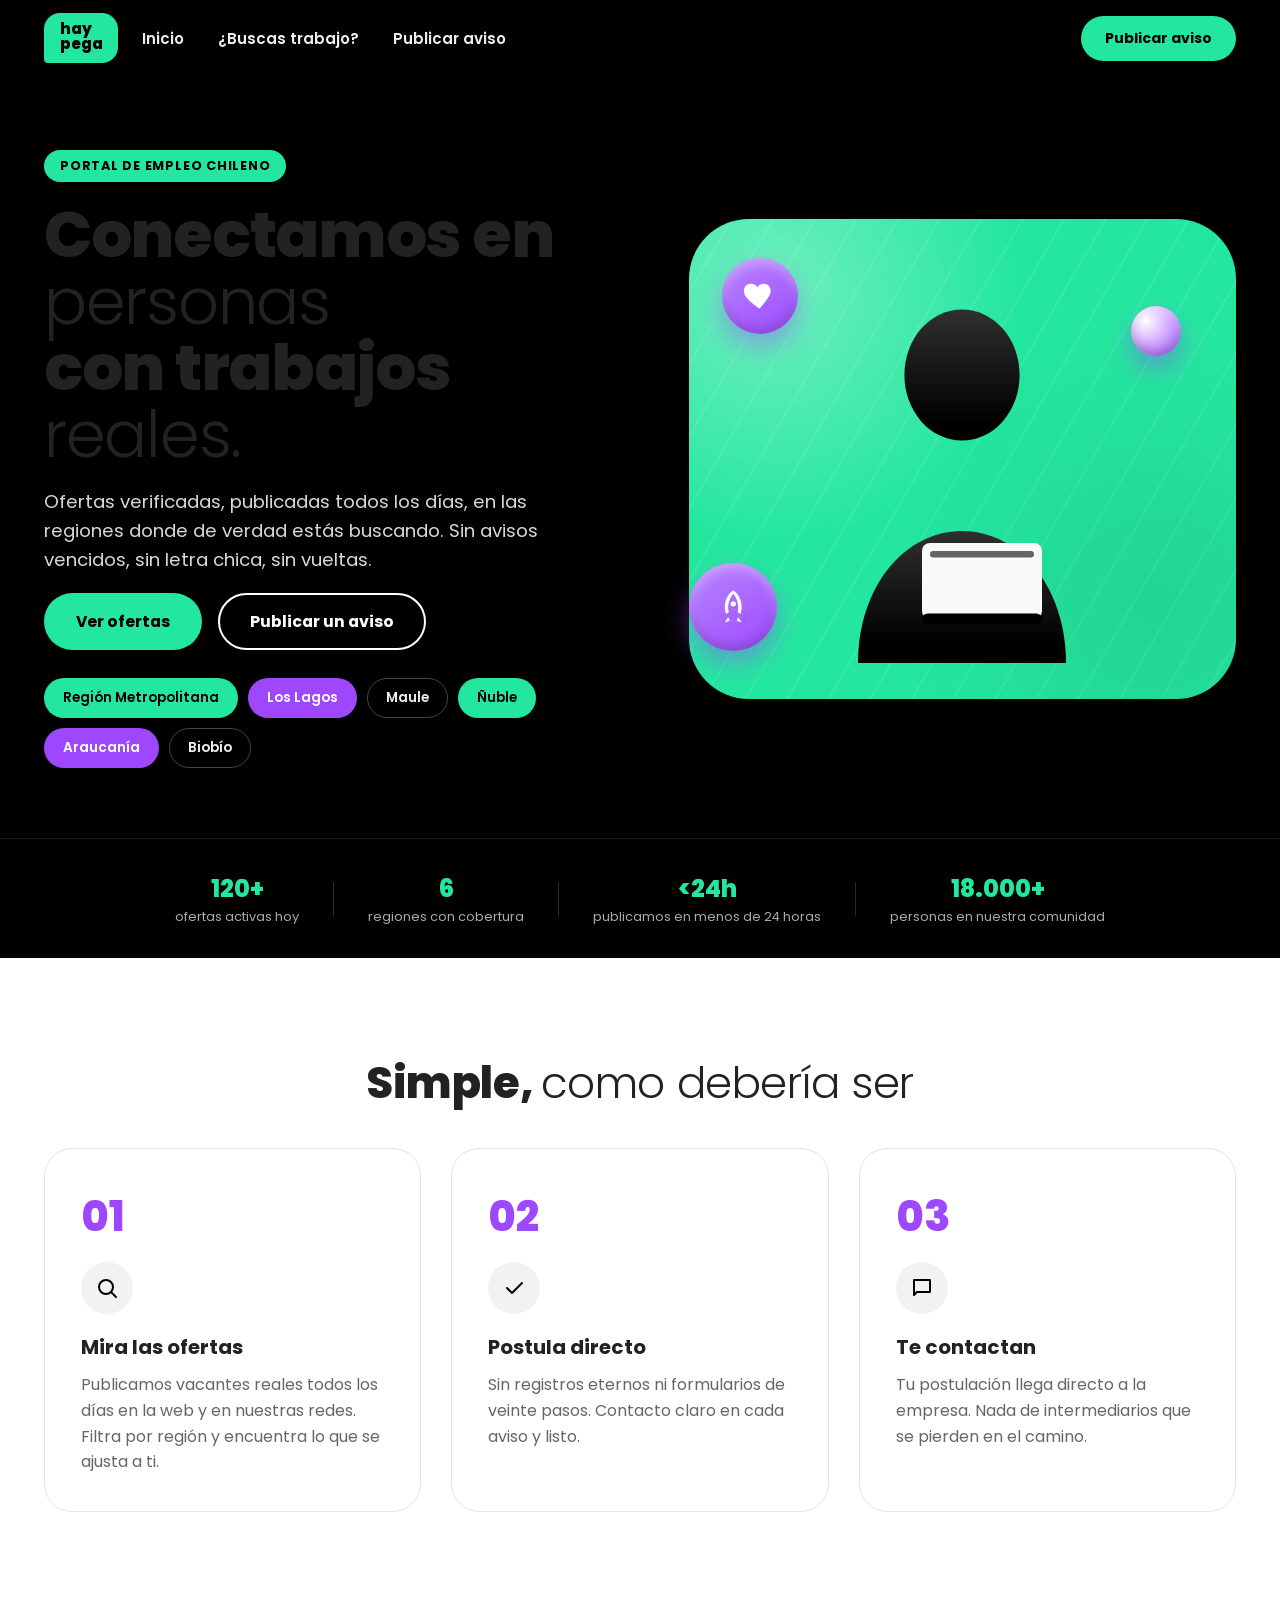
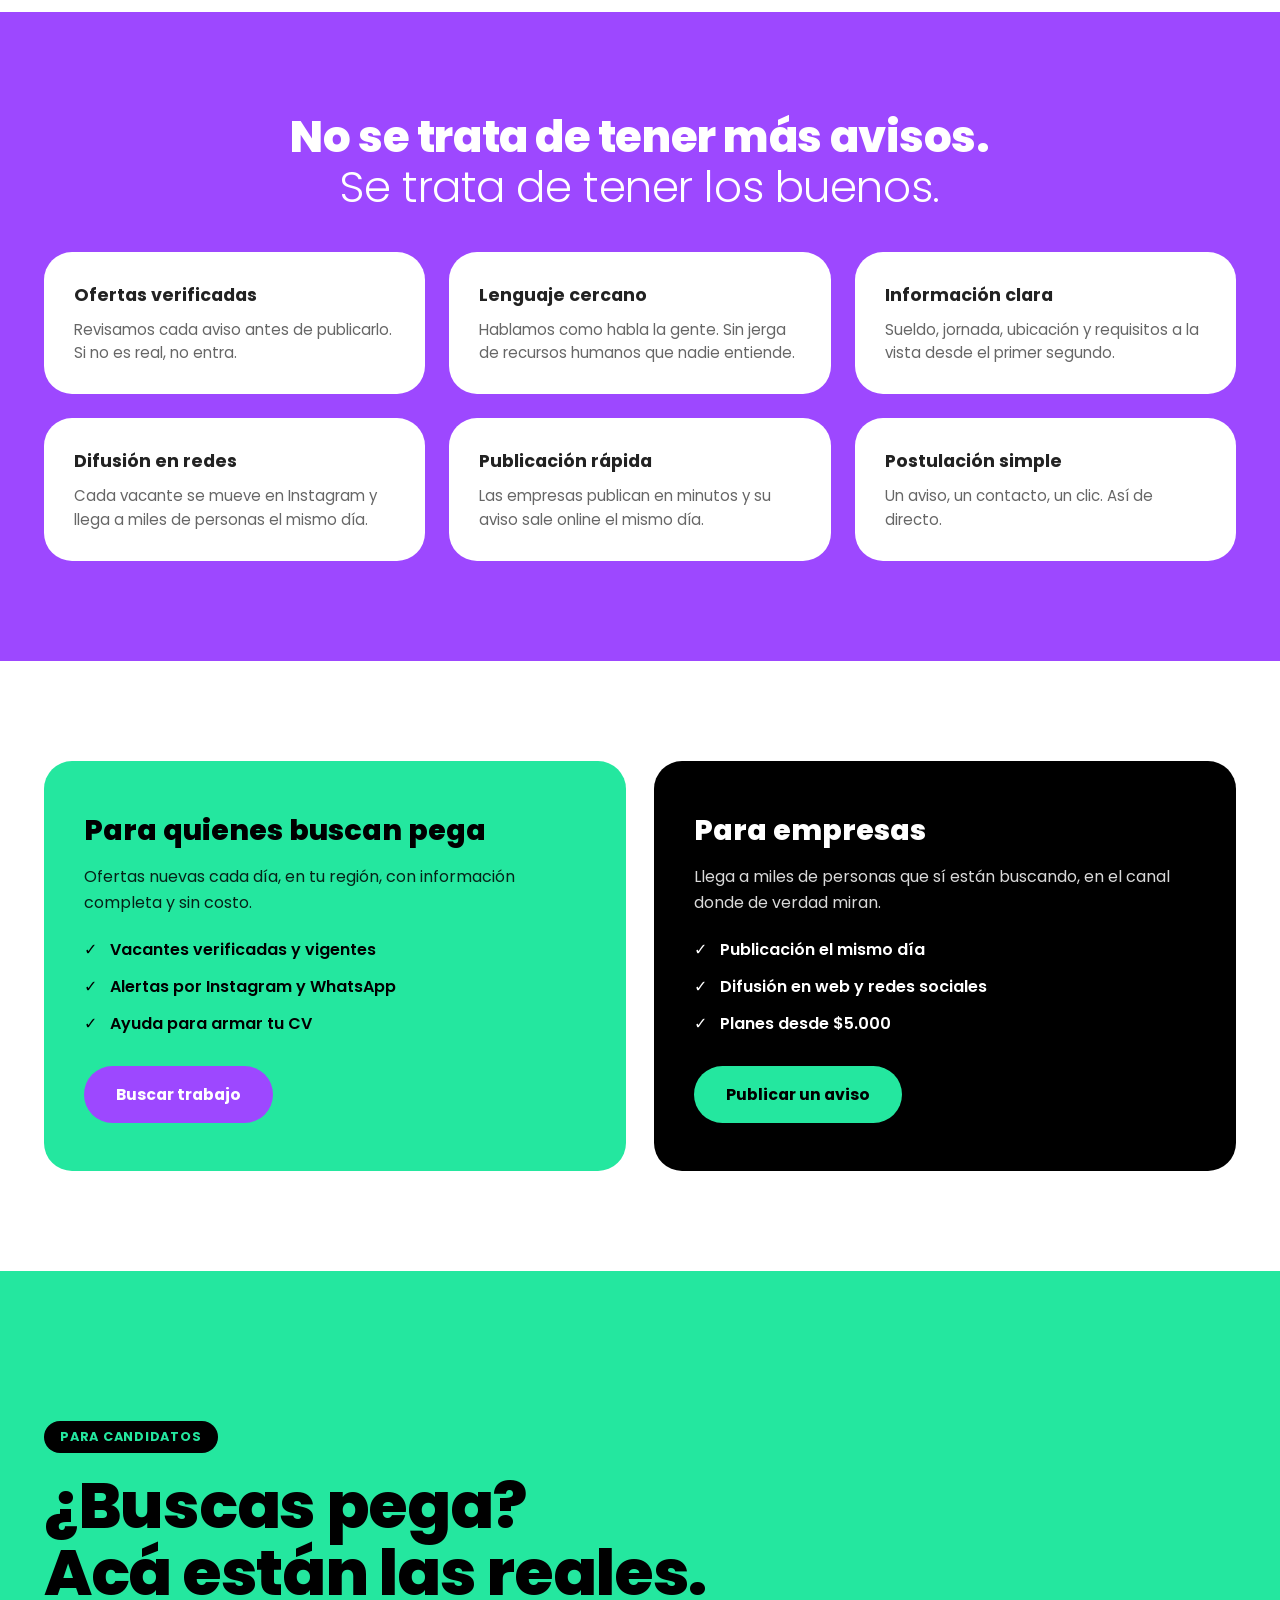
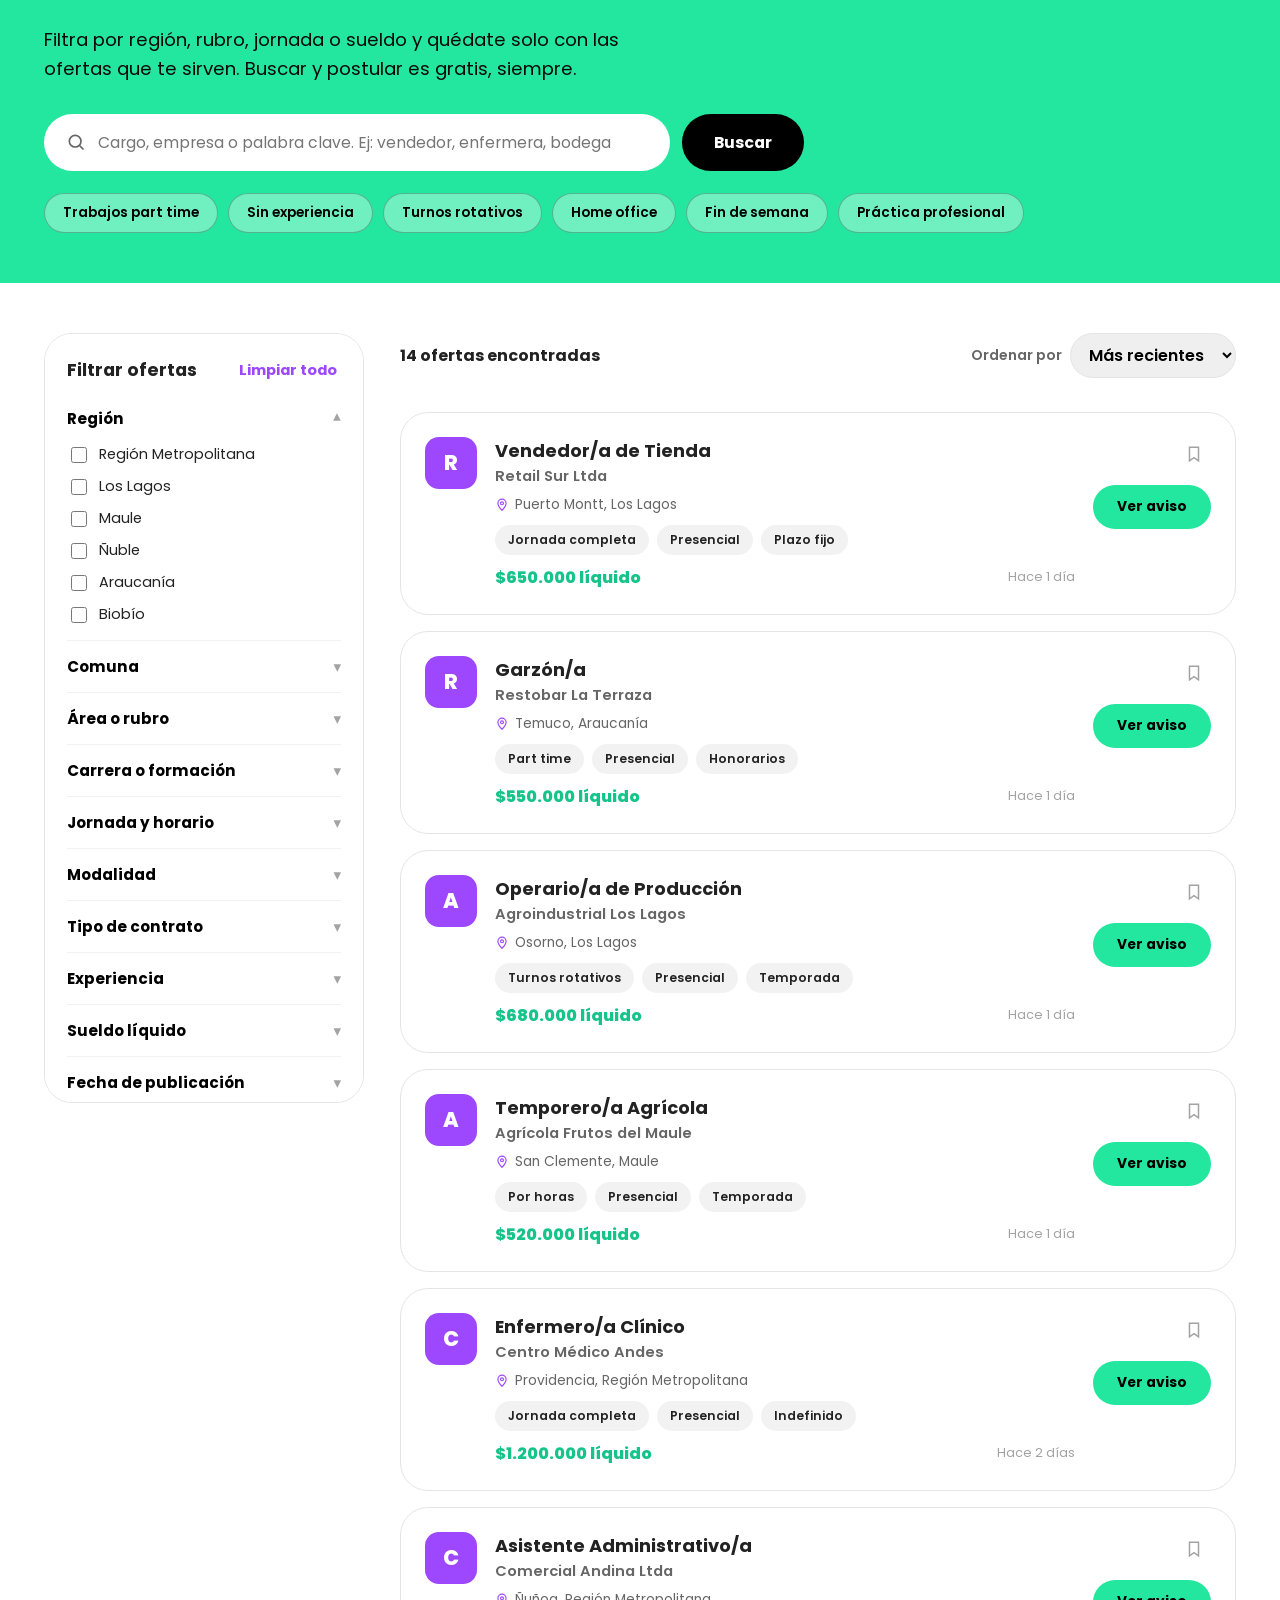
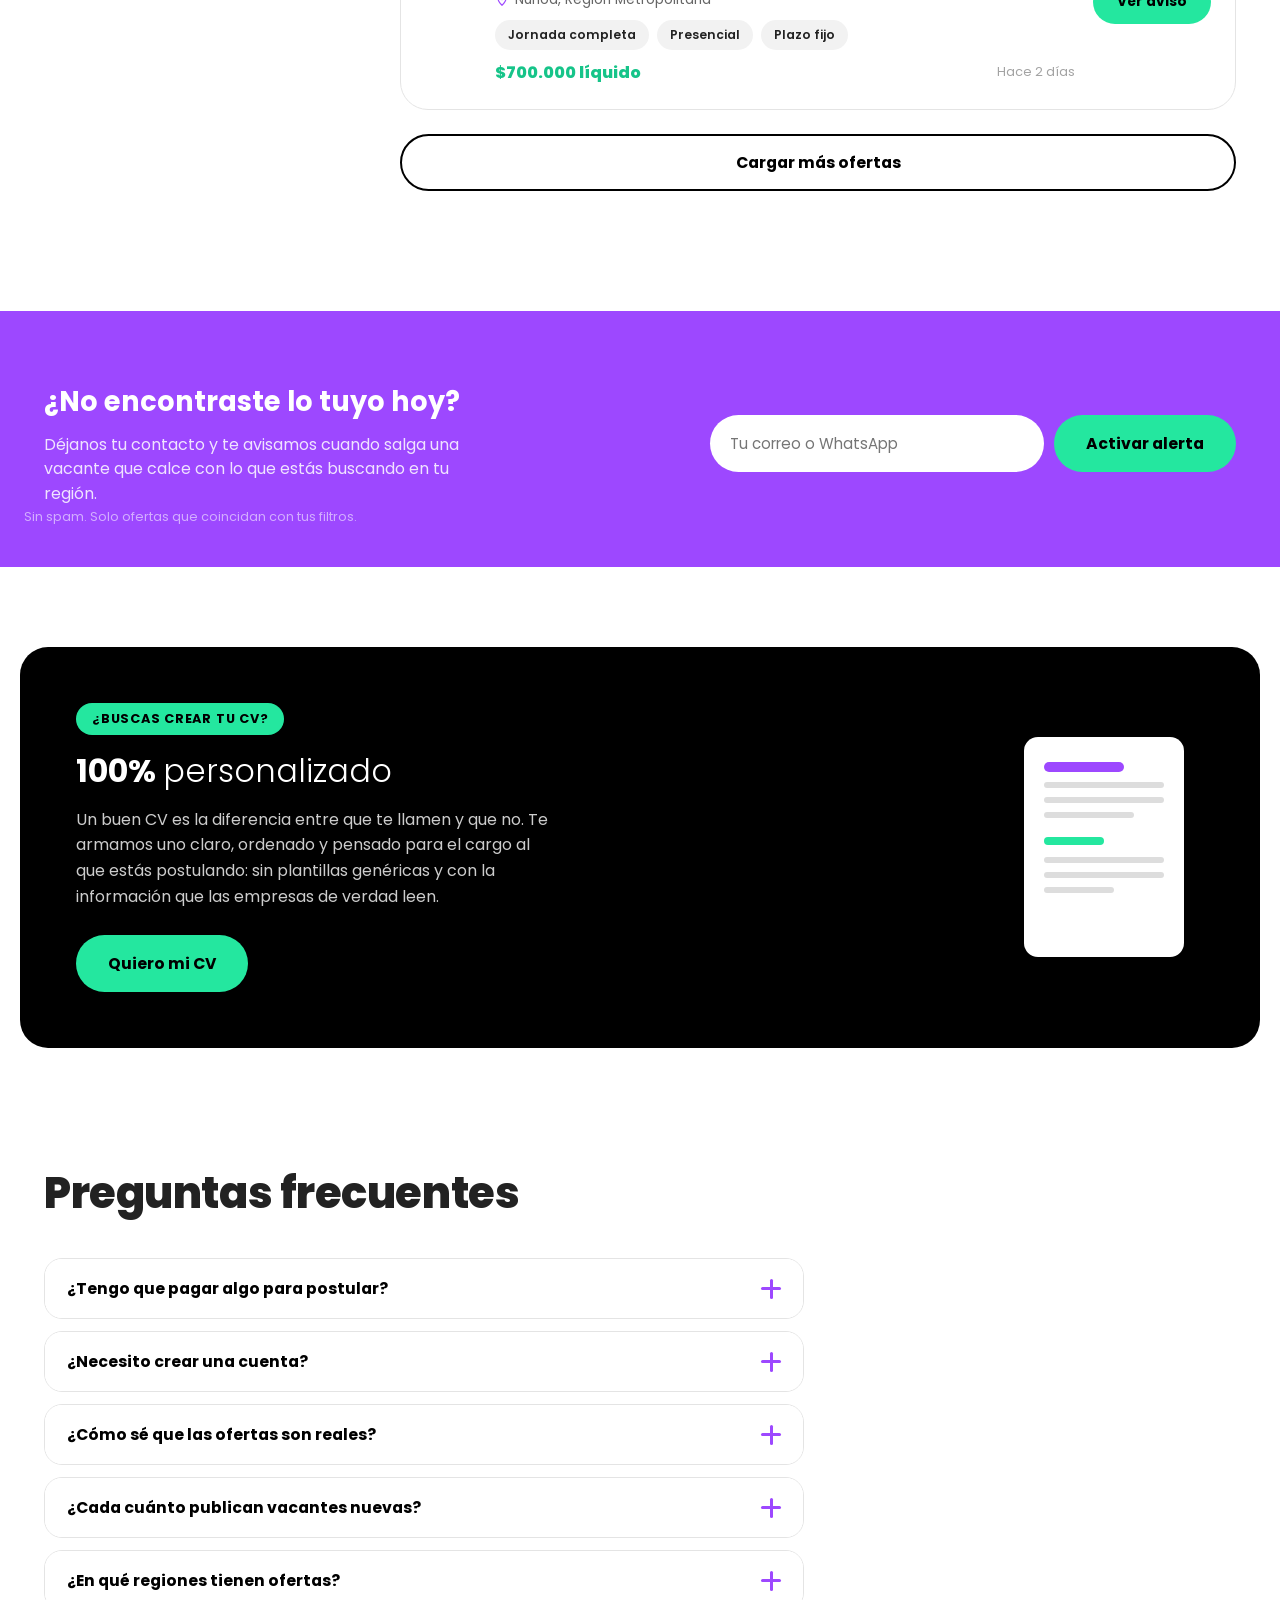
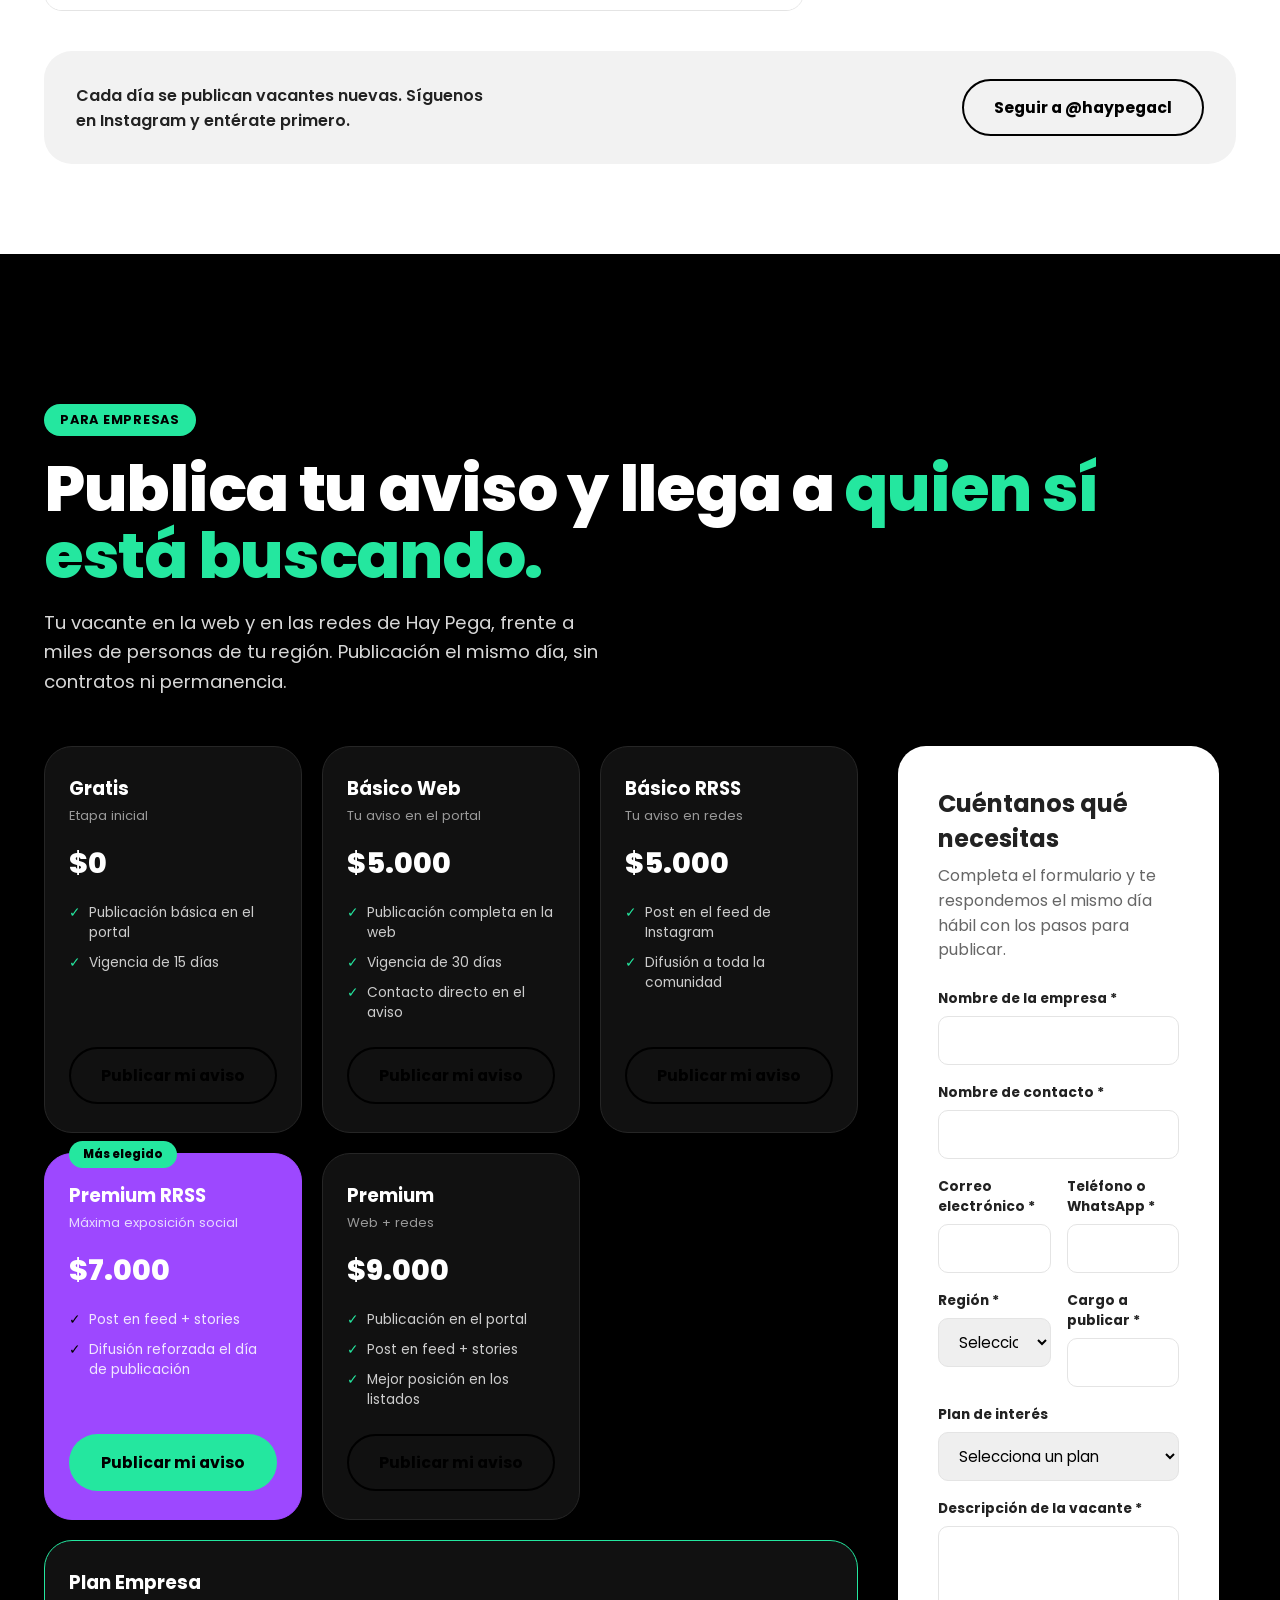
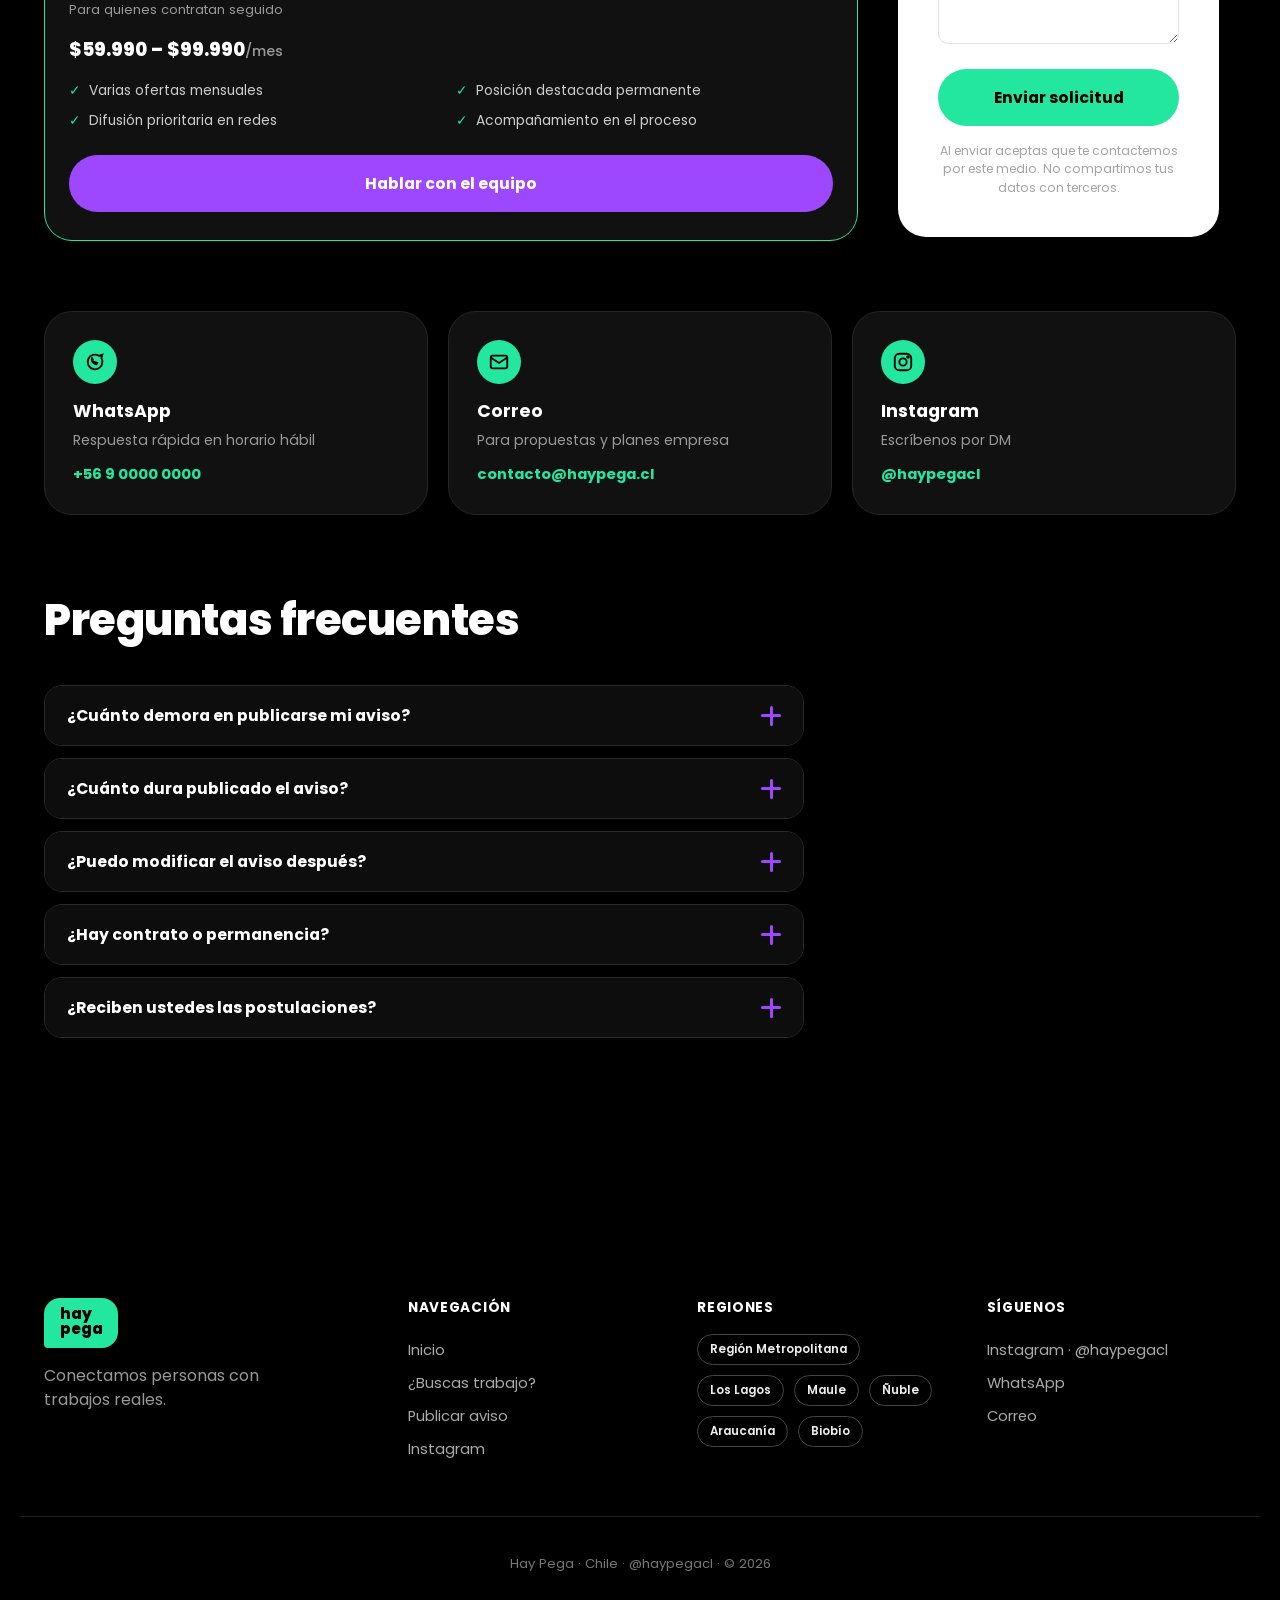
<file: hay-pega/index.html>
<!DOCTYPE html>
<html lang="es-CL">
<head>
<meta charset="UTF-8">
<meta name="viewport" content="width=device-width, initial-scale=1.0">
<title>Hay Pega · Conectamos personas con trabajos reales</title>
<meta name="description" content="Portal de empleo chileno. Ofertas verificadas, publicadas todos los días, en tu región. Buscar y postular es gratis.">
<link rel="preconnect" href="https://fonts.googleapis.com">
<link rel="preconnect" href="https://fonts.gstatic.com" crossorigin>
<link href="https://fonts.googleapis.com/css2?family=Poppins:ital,wght@0,300;0,400;0,500;0,600;0,700;0,800;0,900;1,400&display=swap" rel="stylesheet">
<link rel="stylesheet" href="styles.css">
</head>
<body>

<!-- ============ NAV ============ -->
<header class="site-header" id="top">
  <nav class="navbar container">
    <a href="#top" class="logo logo--on-black" aria-label="Hay Pega, inicio">
      <span class="logo__bubble">
        <span class="logo__line">hay</span>
        <span class="logo__line">pega</span>
      </span>
    </a>

    <ul class="nav-links" id="navLinks">
      <li><a href="#home" class="nav-link">Inicio</a></li>
      <li><a href="#buscas-trabajo" class="nav-link">¿Buscas trabajo?</a></li>
      <li><a href="#contacto" class="nav-link">Publicar aviso</a></li>
    </ul>

    <a href="#contacto" class="btn btn-mint btn-sm nav-cta">Publicar aviso</a>

    <button class="nav-toggle" id="navToggle" aria-label="Abrir menú" aria-expanded="false">
      <span></span><span></span><span></span>
    </button>
  </nav>

  <div class="mobile-menu" id="mobileMenu">
    <a href="#home" class="mobile-link">Inicio</a>
    <a href="#buscas-trabajo" class="mobile-link">¿Buscas trabajo?</a>
    <a href="#contacto" class="mobile-link">Publicar aviso</a>
    <a href="#contacto" class="btn btn-mint mobile-cta">Publicar aviso</a>
  </div>
</header>

<main>
<!-- ============ SECCIÓN 1 · HOME ============ -->
<section id="home" class="s1-hero">
  <div class="container s1-hero__grid">
    <div class="s1-hero__copy reveal">
      <span class="eyebrow eyebrow--mint">Portal de empleo chileno</span>
      <h1 class="display">
        <span class="w-bold">Conectamos</span> en <span class="w-light">personas</span><br>
        con <span class="w-bold">trabajos</span> <span class="w-light">reales.</span>
      </h1>
      <p class="lead lead--onblack">Ofertas verificadas, publicadas todos los días, en las regiones donde de verdad estás buscando. Sin avisos vencidos, sin letra chica, sin vueltas.</p>
      <div class="btn-row">
        <a href="#buscas-trabajo" class="btn btn-mint">Ver ofertas</a>
        <a href="#contacto" class="btn btn-outline btn-outline--onblack">Publicar un aviso</a>
      </div>
      <div class="chip-row" aria-label="Regiones con cobertura">
        <span class="chip chip--mint">Región Metropolitana</span>
        <span class="chip chip--purple">Los Lagos</span>
        <span class="chip chip--outline chip--onblack">Maule</span>
        <span class="chip chip--mint">Ñuble</span>
        <span class="chip chip--purple">Araucanía</span>
        <span class="chip chip--outline chip--onblack">Biobío</span>
      </div>
    </div>

    <div class="s1-hero__art reveal">
      <div class="hero-blob">
        <div class="hero-blob__photo" aria-hidden="true">
          <svg viewBox="0 0 400 480" xmlns="http://www.w3.org/2000/svg" class="person-illustration">
            <defs>
              <linearGradient id="personGrad" x1="0" y1="0" x2="0" y2="1">
                <stop offset="0" stop-color="#3a3a3a"/>
                <stop offset="1" stop-color="#0a0a0a"/>
              </linearGradient>
            </defs>
            <rect width="400" height="480" fill="transparent"/>
            <ellipse cx="200" cy="120" rx="72" ry="82" fill="url(#personGrad)"/>
            <path d="M70 480c0-95 58-165 130-165s130 70 130 165H70z" fill="url(#personGrad)"/>
            <rect x="150" y="330" width="150" height="95" rx="10" fill="#e9e9e9"/>
            <rect x="160" y="340" width="130" height="8" rx="4" fill="#9d48ff"/>
            <rect x="150" y="418" width="150" height="14" rx="7" fill="#111"/>
          </svg>
        </div>
        <div class="floaty floaty--heart" aria-hidden="true">
          <svg viewBox="0 0 24 24"><path d="M12 21s-7.5-4.6-10-9.3C0.3 8 2 4.5 5.6 4c2-.3 3.9.7 4.9 2.3C11.5 4.7 13.4 3.7 15.4 4c3.6.5 5.3 4 3.6 7.7C16.5 16.4 12 21 12 21z"/></svg>
        </div>
        <div class="floaty floaty--bubble" aria-hidden="true"></div>
        <div class="floaty floaty--rocket" aria-hidden="true">
          <svg viewBox="0 0 24 24"><path d="M12 2c3 2 5 6 5 10 0 1.5-.3 2.8-.8 4l-1.6-1c.3-1 .4-2 .4-3 0-3-1.4-6.2-3-8-1.6 1.8-3 5-3 8 0 1 .1 2 .4 3l-1.6 1C7.3 14.8 7 13.5 7 12c0-4 2-8 5-10z"/><circle cx="12" cy="10" r="1.6"/><path d="M9 18l-2 3 3-1zM15 18l2 3-3-1z"/></svg>
        </div>
      </div>
    </div>
  </div>
</section>

<div class="trust-bar reveal">
  <div class="container trust-bar__row">
    <div class="trust-item"><strong>120+</strong><span>ofertas activas hoy</span></div>
    <div class="trust-sep"></div>
    <div class="trust-item"><strong>6</strong><span>regiones con cobertura</span></div>
    <div class="trust-sep"></div>
    <div class="trust-item"><strong>&lt;24h</strong><span>publicamos en menos de 24 horas</span></div>
    <div class="trust-sep"></div>
    <div class="trust-item"><strong>18.000+</strong><span>personas en nuestra comunidad</span></div>
  </div>
</div>

<!-- Cómo funciona -->
<section class="how-section">
  <div class="container">
    <h2 class="section-title reveal">Simple, <span class="w-light">como debería ser</span></h2>
    <div class="how-grid">
      <div class="how-card reveal">
        <span class="how-num">01</span>
        <div class="how-icon"><svg viewBox="0 0 24 24"><circle cx="11" cy="11" r="7"/><line x1="21" y1="21" x2="16.6" y2="16.6"/></svg></div>
        <h3>Mira las ofertas</h3>
        <p>Publicamos vacantes reales todos los días en la web y en nuestras redes. Filtra por región y encuentra lo que se ajusta a ti.</p>
      </div>
      <div class="how-card reveal">
        <span class="how-num">02</span>
        <div class="how-icon"><svg viewBox="0 0 24 24"><path d="M5 12l5 5L20 7"/></svg></div>
        <h3>Postula directo</h3>
        <p>Sin registros eternos ni formularios de veinte pasos. Contacto claro en cada aviso y listo.</p>
      </div>
      <div class="how-card reveal">
        <span class="how-num">03</span>
        <div class="how-icon"><svg viewBox="0 0 24 24"><path d="M4 4h16v12H7l-3 3V4z"/></svg></div>
        <h3>Te contactan</h3>
        <p>Tu postulación llega directo a la empresa. Nada de intermediarios que se pierden en el camino.</p>
      </div>
    </div>
  </div>
</section>

<!-- Por qué Hay Pega -->
<section class="why-section">
  <div class="container">
    <h2 class="section-title section-title--onpurple reveal">No se trata de tener más avisos.<br><span class="w-light">Se trata de tener los buenos.</span></h2>
    <div class="why-grid">
      <div class="why-card reveal"><h3>Ofertas verificadas</h3><p>Revisamos cada aviso antes de publicarlo. Si no es real, no entra.</p></div>
      <div class="why-card reveal"><h3>Lenguaje cercano</h3><p>Hablamos como habla la gente. Sin jerga de recursos humanos que nadie entiende.</p></div>
      <div class="why-card reveal"><h3>Información clara</h3><p>Sueldo, jornada, ubicación y requisitos a la vista desde el primer segundo.</p></div>
      <div class="why-card reveal"><h3>Difusión en redes</h3><p>Cada vacante se mueve en Instagram y llega a miles de personas el mismo día.</p></div>
      <div class="why-card reveal"><h3>Publicación rápida</h3><p>Las empresas publican en minutos y su aviso sale online el mismo día.</p></div>
      <div class="why-card reveal"><h3>Postulación simple</h3><p>Un aviso, un contacto, un clic. Así de directo.</p></div>
    </div>
  </div>
</section>

<!-- Doble puerta -->
<section class="doors-section">
  <div class="container doors-grid">
    <div class="door-card door-card--mint reveal">
      <h3>Para quienes buscan pega</h3>
      <p>Ofertas nuevas cada día, en tu región, con información completa y sin costo.</p>
      <ul class="door-list">
        <li>Vacantes verificadas y vigentes</li>
        <li>Alertas por Instagram y WhatsApp</li>
        <li>Ayuda para armar tu CV</li>
      </ul>
      <a href="#buscas-trabajo" class="btn btn-purple">Buscar trabajo</a>
    </div>
    <div class="door-card door-card--black reveal">
      <h3>Para empresas</h3>
      <p>Llega a miles de personas que sí están buscando, en el canal donde de verdad miran.</p>
      <ul class="door-list">
        <li>Publicación el mismo día</li>
        <li>Difusión en web y redes sociales</li>
        <li>Planes desde $5.000</li>
      </ul>
      <a href="#contacto" class="btn btn-mint">Publicar un aviso</a>
    </div>
  </div>
</section>

<!-- ============ SECCIÓN 2 · BUSCAS TRABAJO ============ -->
<section id="buscas-trabajo" class="s2">
  <div class="s2-hero">
    <div class="container">
      <span class="eyebrow eyebrow--onmint">Para candidatos</span>
      <h2 class="display display--onmint reveal">¿Buscas pega?<br>Acá están las reales.</h2>
      <p class="lead lead--onmint reveal">Filtra por región, rubro, jornada o sueldo y quédate solo con las ofertas que te sirven. Buscar y postular es gratis, siempre.</p>

      <form class="search-bar reveal" id="searchForm">
        <div class="search-input-wrap">
          <svg viewBox="0 0 24 24" class="search-icon"><circle cx="11" cy="11" r="7"/><line x1="21" y1="21" x2="16.6" y2="16.6"/></svg>
          <input type="text" id="searchInput" placeholder="Cargo, empresa o palabra clave. Ej: vendedor, enfermera, bodega">
        </div>
        <button type="submit" class="btn btn-black">Buscar</button>
      </form>

      <div class="quick-chips reveal" id="quickChips">
        <button class="chip chip--outline chip--onmint" data-quick="parttime">Trabajos part time</button>
        <button class="chip chip--outline chip--onmint" data-quick="sinexp">Sin experiencia</button>
        <button class="chip chip--outline chip--onmint" data-quick="rotativos">Turnos rotativos</button>
        <button class="chip chip--outline chip--onmint" data-quick="remoto">Home office</button>
        <button class="chip chip--outline chip--onmint" data-quick="finde">Fin de semana</button>
        <button class="chip chip--outline chip--onmint" data-quick="practica">Práctica profesional</button>
      </div>
    </div>
  </div>

  <div class="container s2-layout">
    <!-- FILTROS DESKTOP -->
    <aside class="filters-panel" id="filtersPanel">
      <div class="filters-card">
        <div class="filters-card__head">
          <h3>Filtrar ofertas</h3>
          <button class="link-btn" id="clearAllDesktop">Limpiar todo</button>
        </div>
        <div id="filterGroupsDesktop"></div>
        <button class="btn btn-mint btn-block" id="applyFiltersDesktop">Aplicar filtros</button>
      </div>
    </aside>

    <!-- RESULTADOS -->
    <div class="results-col">
      <div class="results-toolbar reveal">
        <span class="results-count" id="resultsCount">14 ofertas encontradas</span>
        <label class="sort-select">
          Ordenar por
          <select id="sortSelect">
            <option value="recientes">Más recientes</option>
            <option value="sueldo">Mayor sueldo</option>
            <option value="cercanas">Más cercanas</option>
          </select>
        </label>
      </div>

      <div class="active-filters" id="activeFilters"></div>

      <div class="jobs-list" id="jobsList" aria-live="polite"></div>

      <div class="empty-state hidden" id="emptyState">
        <svg viewBox="0 0 120 120" class="empty-illus"><circle cx="60" cy="60" r="52" fill="none" stroke="#9d48ff" stroke-width="4" stroke-dasharray="8 10"/><circle cx="48" cy="55" r="4" fill="#111"/><circle cx="72" cy="55" r="4" fill="#111"/><path d="M45 75c5 6 25 6 30 0" stroke="#111" stroke-width="4" fill="none" stroke-linecap="round"/></svg>
        <h3>No encontramos ofertas con esos filtros</h3>
        <p>Prueba ampliando la región o sacando alguno de los filtros. Publicamos vacantes nuevas todos los días hábiles.</p>
        <button class="btn btn-purple" id="emptyClearBtn">Limpiar filtros</button>
      </div>

      <button class="btn btn-outline btn-block load-more hidden" id="loadMoreBtn">Cargar más ofertas</button>
    </div>
  </div>

  <!-- Alerta de empleo -->
  <div class="alert-block reveal">
    <div class="container alert-block__inner">
      <div>
        <h3>¿No encontraste lo tuyo hoy?</h3>
        <p>Déjanos tu contacto y te avisamos cuando salga una vacante que calce con lo que estás buscando en tu región.</p>
      </div>
      <form class="alert-form" id="alertForm">
        <input type="text" id="alertInput" placeholder="Tu correo o WhatsApp" required>
        <button type="submit" class="btn btn-mint">Activar alerta</button>
      </form>
    </div>
    <p class="alert-note container">Sin spam. Solo ofertas que coincidan con tus filtros.</p>
    <p class="form-success hidden container" id="alertSuccess">¡Listo! Te avisaremos apenas salga una oferta para ti.</p>
  </div>

  <!-- Bloque CV -->
  <div class="cv-block reveal">
    <div class="container cv-block__inner">
      <div class="cv-block__text">
        <span class="eyebrow eyebrow--mint">¿Buscas crear tu CV?</span>
        <h3>100% <span class="w-light">personalizado</span></h3>
        <p>Un buen CV es la diferencia entre que te llamen y que no. Te armamos uno claro, ordenado y pensado para el cargo al que estás postulando: sin plantillas genéricas y con la información que las empresas de verdad leen.</p>
        <a href="#contacto" class="btn btn-mint">Quiero mi CV</a>
      </div>
      <div class="cv-block__art" aria-hidden="true">
        <svg viewBox="0 0 200 240"><rect x="20" y="10" width="160" height="220" rx="14" fill="#fff"/><rect x="40" y="35" width="80" height="10" rx="5" fill="#9d48ff"/><rect x="40" y="55" width="120" height="6" rx="3" fill="#ddd"/><rect x="40" y="70" width="120" height="6" rx="3" fill="#ddd"/><rect x="40" y="85" width="90" height="6" rx="3" fill="#ddd"/><rect x="40" y="110" width="60" height="8" rx="4" fill="#24e79f"/><rect x="40" y="130" width="120" height="6" rx="3" fill="#ddd"/><rect x="40" y="145" width="120" height="6" rx="3" fill="#ddd"/><rect x="40" y="160" width="70" height="6" rx="3" fill="#ddd"/></svg>
      </div>
    </div>
  </div>

  <!-- FAQ candidatos -->
  <div class="faq-block reveal">
    <div class="container">
      <h3 class="section-title">Preguntas frecuentes</h3>
      <div class="accordion" id="faqCandidatos">
        <div class="acc-item">
          <button class="acc-trigger">¿Tengo que pagar algo para postular?<span class="acc-plus"></span></button>
          <div class="acc-panel"><p>No. Buscar y postular en Hay Pega es gratis y siempre lo va a ser. Solo las empresas pagan por destacar sus avisos.</p></div>
        </div>
        <div class="acc-item">
          <button class="acc-trigger">¿Necesito crear una cuenta?<span class="acc-plus"></span></button>
          <div class="acc-panel"><p>No. Cada aviso tiene el contacto directo de la empresa. Postulas y listo.</p></div>
        </div>
        <div class="acc-item">
          <button class="acc-trigger">¿Cómo sé que las ofertas son reales?<span class="acc-plus"></span></button>
          <div class="acc-panel"><p>Revisamos cada aviso antes de publicarlo y verificamos que la empresa exista. Si detectamos algo raro, no se publica.</p></div>
        </div>
        <div class="acc-item">
          <button class="acc-trigger">¿Cada cuánto publican vacantes nuevas?<span class="acc-plus"></span></button>
          <div class="acc-panel"><p>Todos los días hábiles, en la web y en nuestro Instagram <a href="https://instagram.com/haypegacl" target="_blank" rel="noopener">@haypegacl</a>.</p></div>
        </div>
        <div class="acc-item">
          <button class="acc-trigger">¿En qué regiones tienen ofertas?<span class="acc-plus"></span></button>
          <div class="acc-panel"><p>Hoy cubrimos Región Metropolitana, Los Lagos, Maule, Ñuble, Araucanía y Biobío. Vamos sumando más.</p></div>
        </div>
      </div>
      <div class="faq-close reveal">
        <p>Cada día se publican vacantes nuevas. Síguenos en Instagram y entérate primero.</p>
        <a href="https://instagram.com/haypegacl" target="_blank" rel="noopener" class="btn btn-outline">Seguir a @haypegacl</a>
      </div>
    </div>
  </div>
</section>

<!-- ============ SECCIÓN 3 · CONTACTO / AVISOS ============ -->
<section id="contacto" class="s3">
  <div class="container">
    <span class="eyebrow eyebrow--mint reveal">Para empresas</span>
    <h2 class="display display--onblack reveal">Publica tu aviso y llega a <span class="text-mint">quien sí está buscando.</span></h2>
    <p class="lead lead--onblack reveal">Tu vacante en la web y en las redes de Hay Pega, frente a miles de personas de tu región. Publicación el mismo día, sin contratos ni permanencia.</p>

    <div class="s3-layout">
      <!-- Planes -->
      <div class="plans-col">
        <div class="plans-scroll">
          <div class="plan-card reveal">
            <h4>Gratis</h4>
            <p class="plan-tag">Etapa inicial</p>
            <div class="plan-price">$0</div>
            <ul>
              <li>Publicación básica en el portal</li>
              <li>Vigencia de 15 días</li>
            </ul>
            <a href="#form-aviso" class="btn btn-outline btn-block">Publicar mi aviso</a>
          </div>

          <div class="plan-card reveal">
            <h4>Básico Web</h4>
            <p class="plan-tag">Tu aviso en el portal</p>
            <div class="plan-price">$5.000</div>
            <ul>
              <li>Publicación completa en la web</li>
              <li>Vigencia de 30 días</li>
              <li>Contacto directo en el aviso</li>
            </ul>
            <a href="#form-aviso" class="btn btn-outline btn-block">Publicar mi aviso</a>
          </div>

          <div class="plan-card reveal">
            <h4>Básico RRSS</h4>
            <p class="plan-tag">Tu aviso en redes</p>
            <div class="plan-price">$5.000</div>
            <ul>
              <li>Post en el feed de Instagram</li>
              <li>Difusión a toda la comunidad</li>
            </ul>
            <a href="#form-aviso" class="btn btn-outline btn-block">Publicar mi aviso</a>
          </div>

          <div class="plan-card plan-card--featured reveal">
            <span class="plan-badge">Más elegido</span>
            <h4>Premium RRSS</h4>
            <p class="plan-tag">Máxima exposición social</p>
            <div class="plan-price">$7.000</div>
            <ul>
              <li>Post en feed + stories</li>
              <li>Difusión reforzada el día de publicación</li>
            </ul>
            <a href="#form-aviso" class="btn btn-mint btn-block">Publicar mi aviso</a>
          </div>

          <div class="plan-card reveal">
            <h4>Premium</h4>
            <p class="plan-tag">Web + redes</p>
            <div class="plan-price">$9.000</div>
            <ul>
              <li>Publicación en el portal</li>
              <li>Post en feed + stories</li>
              <li>Mejor posición en los listados</li>
            </ul>
            <a href="#form-aviso" class="btn btn-outline btn-block">Publicar mi aviso</a>
          </div>

          <div class="plan-card plan-card--enterprise reveal">
            <h4>Plan Empresa</h4>
            <p class="plan-tag">Para quienes contratan seguido</p>
            <div class="plan-price plan-price--sm">$59.990 – $99.990<span>/mes</span></div>
            <ul>
              <li>Varias ofertas mensuales</li>
              <li>Posición destacada permanente</li>
              <li>Difusión prioritaria en redes</li>
              <li>Acompañamiento en el proceso</li>
            </ul>
            <a href="#form-aviso" class="btn btn-purple btn-block">Hablar con el equipo</a>
          </div>
        </div>
      </div>

      <!-- Formulario -->
      <div class="form-col reveal" id="form-aviso">
        <div class="form-card">
          <h3>Cuéntanos qué necesitas</h3>
          <p class="form-sub">Completa el formulario y te respondemos el mismo día hábil con los pasos para publicar.</p>

          <form id="avisoForm" novalidate>
            <div class="field">
              <label for="f-empresa">Nombre de la empresa *</label>
              <input type="text" id="f-empresa" name="empresa" required>
              <span class="field-error">Este campo es obligatorio</span>
            </div>
            <div class="field">
              <label for="f-contacto">Nombre de contacto *</label>
              <input type="text" id="f-contacto" name="contacto" required>
              <span class="field-error">Este campo es obligatorio</span>
            </div>
            <div class="field-row">
              <div class="field">
                <label for="f-email">Correo electrónico *</label>
                <input type="email" id="f-email" name="email" required>
                <span class="field-error">Ingresa un correo válido</span>
              </div>
              <div class="field">
                <label for="f-telefono">Teléfono o WhatsApp *</label>
                <input type="tel" id="f-telefono" name="telefono" required>
                <span class="field-error">Este campo es obligatorio</span>
              </div>
            </div>
            <div class="field-row">
              <div class="field">
                <label for="f-region">Región *</label>
                <select id="f-region" name="region" required>
                  <option value="">Selecciona una región</option>
                  <option>Región Metropolitana</option>
                  <option>Los Lagos</option>
                  <option>Maule</option>
                  <option>Ñuble</option>
                  <option>Araucanía</option>
                  <option>Biobío</option>
                </select>
                <span class="field-error">Selecciona una región</span>
              </div>
              <div class="field">
                <label for="f-cargo">Cargo a publicar *</label>
                <input type="text" id="f-cargo" name="cargo" required>
                <span class="field-error">Este campo es obligatorio</span>
              </div>
            </div>
            <div class="field">
              <label for="f-plan">Plan de interés</label>
              <select id="f-plan" name="plan">
                <option value="">Selecciona un plan</option>
                <option>Gratis</option>
                <option>Básico Web</option>
                <option>Básico RRSS</option>
                <option>Premium RRSS</option>
                <option>Premium</option>
                <option>Plan Empresa</option>
              </select>
            </div>
            <div class="field">
              <label for="f-desc">Descripción de la vacante *</label>
              <textarea id="f-desc" name="descripcion" rows="4" required></textarea>
              <span class="field-error">Cuéntanos brevemente sobre la vacante</span>
            </div>

            <button type="submit" class="btn btn-mint btn-block">Enviar solicitud</button>
            <p class="legal-text">Al enviar aceptas que te contactemos por este medio. No compartimos tus datos con terceros.</p>
          </form>

          <div class="form-success form-success--card hidden" id="avisoSuccess">
            <svg viewBox="0 0 24 24" class="success-check"><path d="M5 12l5 5L20 7"/></svg>
            <h4>¡Listo! Recibimos tu solicitud.</h4>
            <p>Te escribimos hoy mismo para coordinar la publicación.</p>
          </div>
        </div>
      </div>
    </div>

    <!-- Contacto directo -->
    <div class="contact-cards">
      <a href="https://wa.me/56900000000" target="_blank" rel="noopener" class="contact-card reveal">
        <div class="contact-icon"><svg viewBox="0 0 24 24"><path d="M20 12a8 8 0 1 1-3.6-6.7L20 4l-1 3.6A7.96 7.96 0 0 1 20 12z"/><path d="M8.5 9.5c.3 2.5 2.5 4.7 5 5l1-1.4-2.4-1-.8.8c-1-.6-1.9-1.5-2.5-2.5l.8-.8-1-2.4z"/></svg></div>
        <h4>WhatsApp</h4>
        <p>Respuesta rápida en horario hábil</p>
        <span class="contact-detail">+56 9 0000 0000</span>
      </a>
      <a href="mailto:contacto@haypega.cl" class="contact-card reveal">
        <div class="contact-icon"><svg viewBox="0 0 24 24"><rect x="3" y="5" width="18" height="14" rx="2"/><path d="M3 7l9 6 9-6"/></svg></div>
        <h4>Correo</h4>
        <p>Para propuestas y planes empresa</p>
        <span class="contact-detail">contacto@haypega.cl</span>
      </a>
      <a href="https://instagram.com/haypegacl" target="_blank" rel="noopener" class="contact-card reveal">
        <div class="contact-icon"><svg viewBox="0 0 24 24"><rect x="3" y="3" width="18" height="18" rx="5"/><circle cx="12" cy="12" r="4"/><circle cx="17.5" cy="6.5" r="1"/></svg></div>
        <h4>Instagram</h4>
        <p>Escríbenos por DM</p>
        <span class="contact-detail">@haypegacl</span>
      </a>
    </div>

    <!-- FAQ empresas -->
    <div class="faq-block faq-block--onblack reveal">
      <h3 class="section-title section-title--onblack">Preguntas frecuentes</h3>
      <div class="accordion accordion--onblack" id="faqEmpresas">
        <div class="acc-item">
          <button class="acc-trigger">¿Cuánto demora en publicarse mi aviso?<span class="acc-plus"></span></button>
          <div class="acc-panel"><p>Si nos escribes en horario hábil, el mismo día. En la mayoría de los casos, en menos de dos horas.</p></div>
        </div>
        <div class="acc-item">
          <button class="acc-trigger">¿Cuánto dura publicado el aviso?<span class="acc-plus"></span></button>
          <div class="acc-panel"><p>30 días en el portal, o hasta que nos avises que cerraste el proceso.</p></div>
        </div>
        <div class="acc-item">
          <button class="acc-trigger">¿Puedo modificar el aviso después?<span class="acc-plus"></span></button>
          <div class="acc-panel"><p>Sí. Escríbenos y lo actualizamos sin costo.</p></div>
        </div>
        <div class="acc-item">
          <button class="acc-trigger">¿Hay contrato o permanencia?<span class="acc-plus"></span></button>
          <div class="acc-panel"><p>No. Pagas por publicación o por mes, y decides cuándo seguir.</p></div>
        </div>
        <div class="acc-item">
          <button class="acc-trigger">¿Reciben ustedes las postulaciones?<span class="acc-plus"></span></button>
          <div class="acc-panel"><p>Por defecto llegan directo a tu correo o WhatsApp. Si prefieres que filtremos candidatos, lo conversamos con el plan Empresa.</p></div>
        </div>
      </div>
    </div>
  </div>
</section>
</main>

<!-- ============ FOOTER ============ -->
<footer class="site-footer">
  <div class="container footer-grid">
    <div class="footer-brand">
      <a href="#top" class="logo logo--on-black">
        <span class="logo__bubble">
          <span class="logo__line">hay</span>
          <span class="logo__line">pega</span>
        </span>
      </a>
      <p>Conectamos personas con trabajos reales.</p>
    </div>
    <div class="footer-links">
      <h5>Navegación</h5>
      <a href="#home">Inicio</a>
      <a href="#buscas-trabajo">¿Buscas trabajo?</a>
      <a href="#contacto">Publicar aviso</a>
      <a href="https://instagram.com/haypegacl" target="_blank" rel="noopener">Instagram</a>
    </div>
    <div class="footer-regions">
      <h5>Regiones</h5>
      <div class="chip-row">
        <span class="chip chip--outline chip--onblack">Región Metropolitana</span>
        <span class="chip chip--outline chip--onblack">Los Lagos</span>
        <span class="chip chip--outline chip--onblack">Maule</span>
        <span class="chip chip--outline chip--onblack">Ñuble</span>
        <span class="chip chip--outline chip--onblack">Araucanía</span>
        <span class="chip chip--outline chip--onblack">Biobío</span>
      </div>
    </div>
    <div class="footer-social">
      <h5>Síguenos</h5>
      <a href="https://instagram.com/haypegacl" target="_blank" rel="noopener" class="social-link">Instagram · @haypegacl</a>
      <a href="https://wa.me/56900000000" target="_blank" rel="noopener" class="social-link">WhatsApp</a>
      <a href="mailto:contacto@haypega.cl" class="social-link">Correo</a>
    </div>
  </div>
  <div class="footer-bottom container">
    <p>Hay Pega · Chile · @haypegacl · © <span id="year"></span></p>
  </div>
</footer>

<!-- ============ DRAWER DETALLE AVISO ============ -->
<div class="drawer-overlay" id="drawerOverlay"></div>
<aside class="job-drawer" id="jobDrawer" aria-hidden="true">
  <button class="drawer-close" id="drawerClose" aria-label="Cerrar">✕</button>
  <div class="drawer-content" id="drawerContent"></div>
</aside>

<!-- ============ MOBILE FILTERS FAB + BOTTOM SHEET ============ -->
<button class="filters-fab" id="filtersFab">
  Filtros <span class="fab-badge hidden" id="fabBadge">0</span>
</button>

<div class="sheet-overlay" id="sheetOverlay"></div>
<div class="filters-sheet" id="filtersSheet" aria-hidden="true">
  <div class="filters-sheet__head">
    <h3>Filtrar ofertas</h3>
    <button class="drawer-close" id="sheetClose" aria-label="Cerrar">✕</button>
  </div>
  <div class="filters-sheet__body" id="filterGroupsMobile"></div>
  <div class="filters-sheet__foot">
    <button class="link-btn" id="clearAllMobile">Limpiar todo</button>
    <button class="btn btn-mint btn-block" id="applyFiltersMobile">Ver resultados</button>
  </div>
</div>

<script src="script.js"></script>
</body>
</html>
</file>
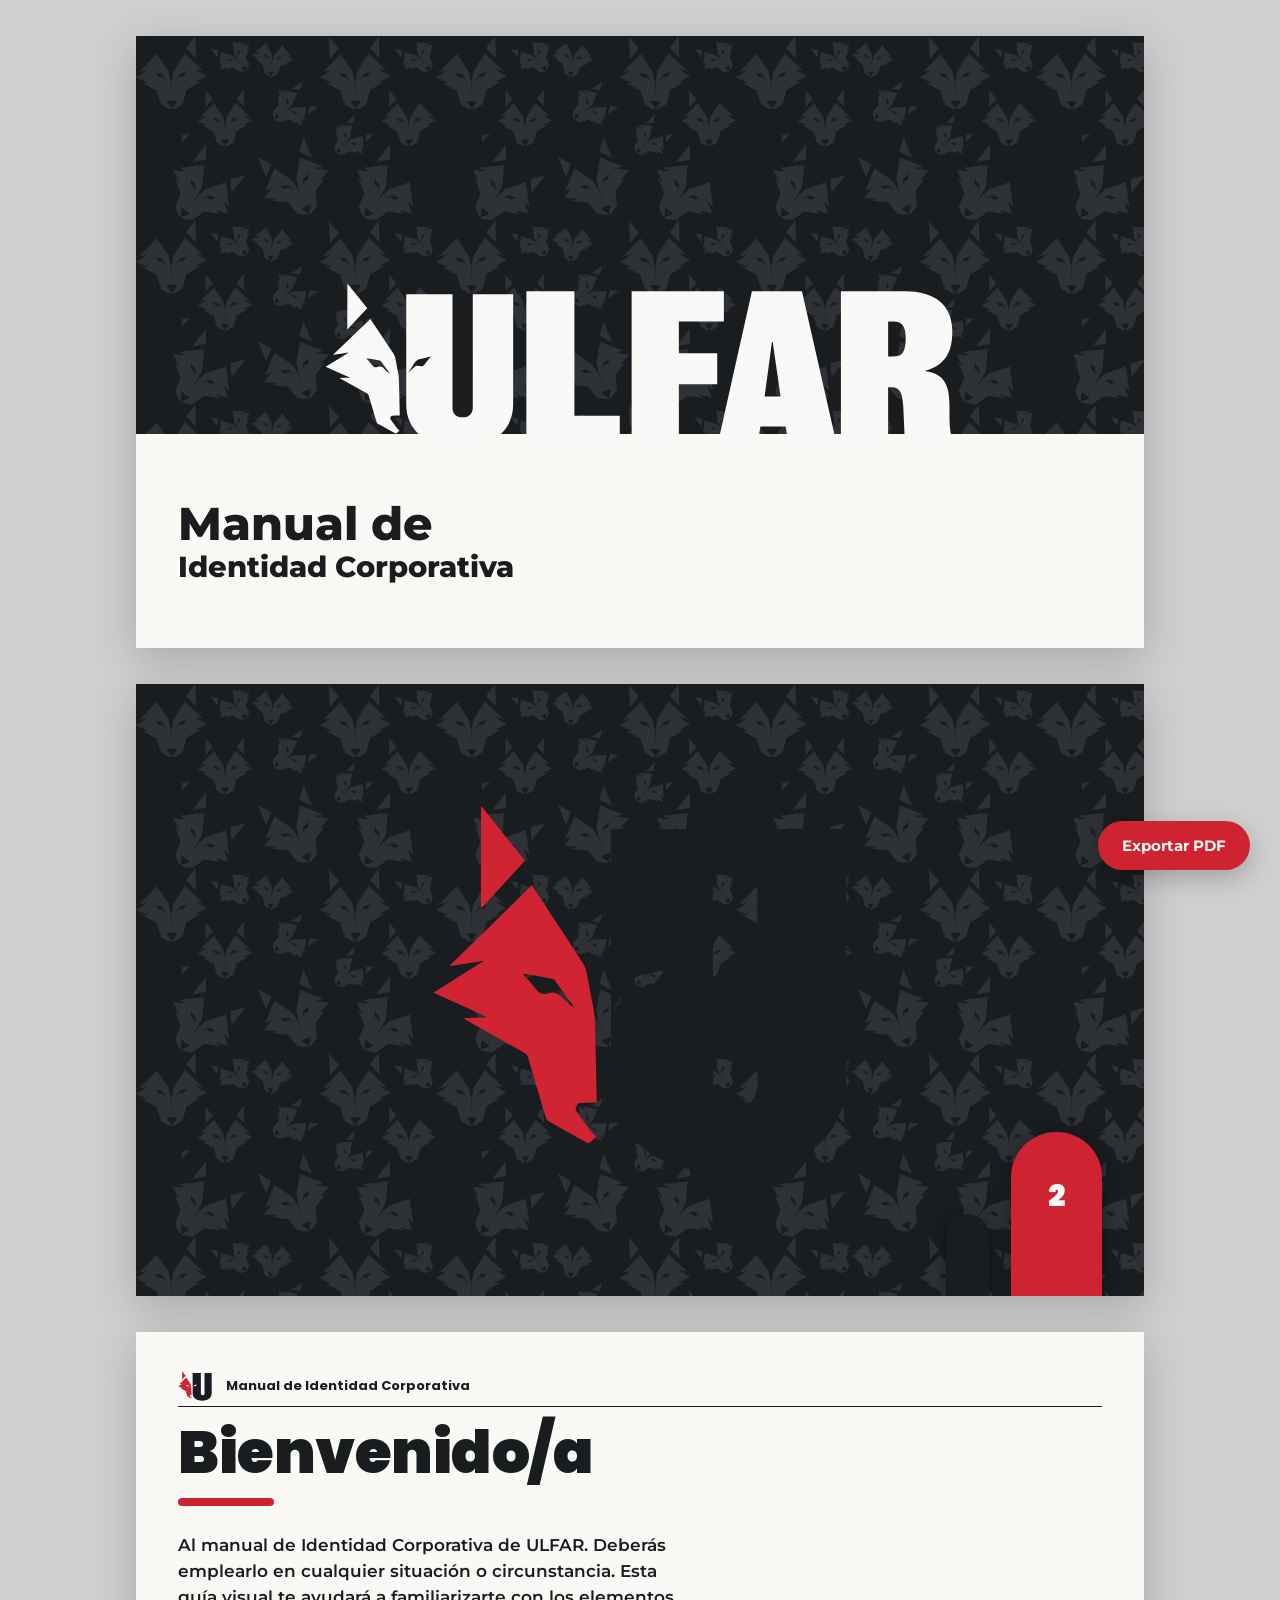
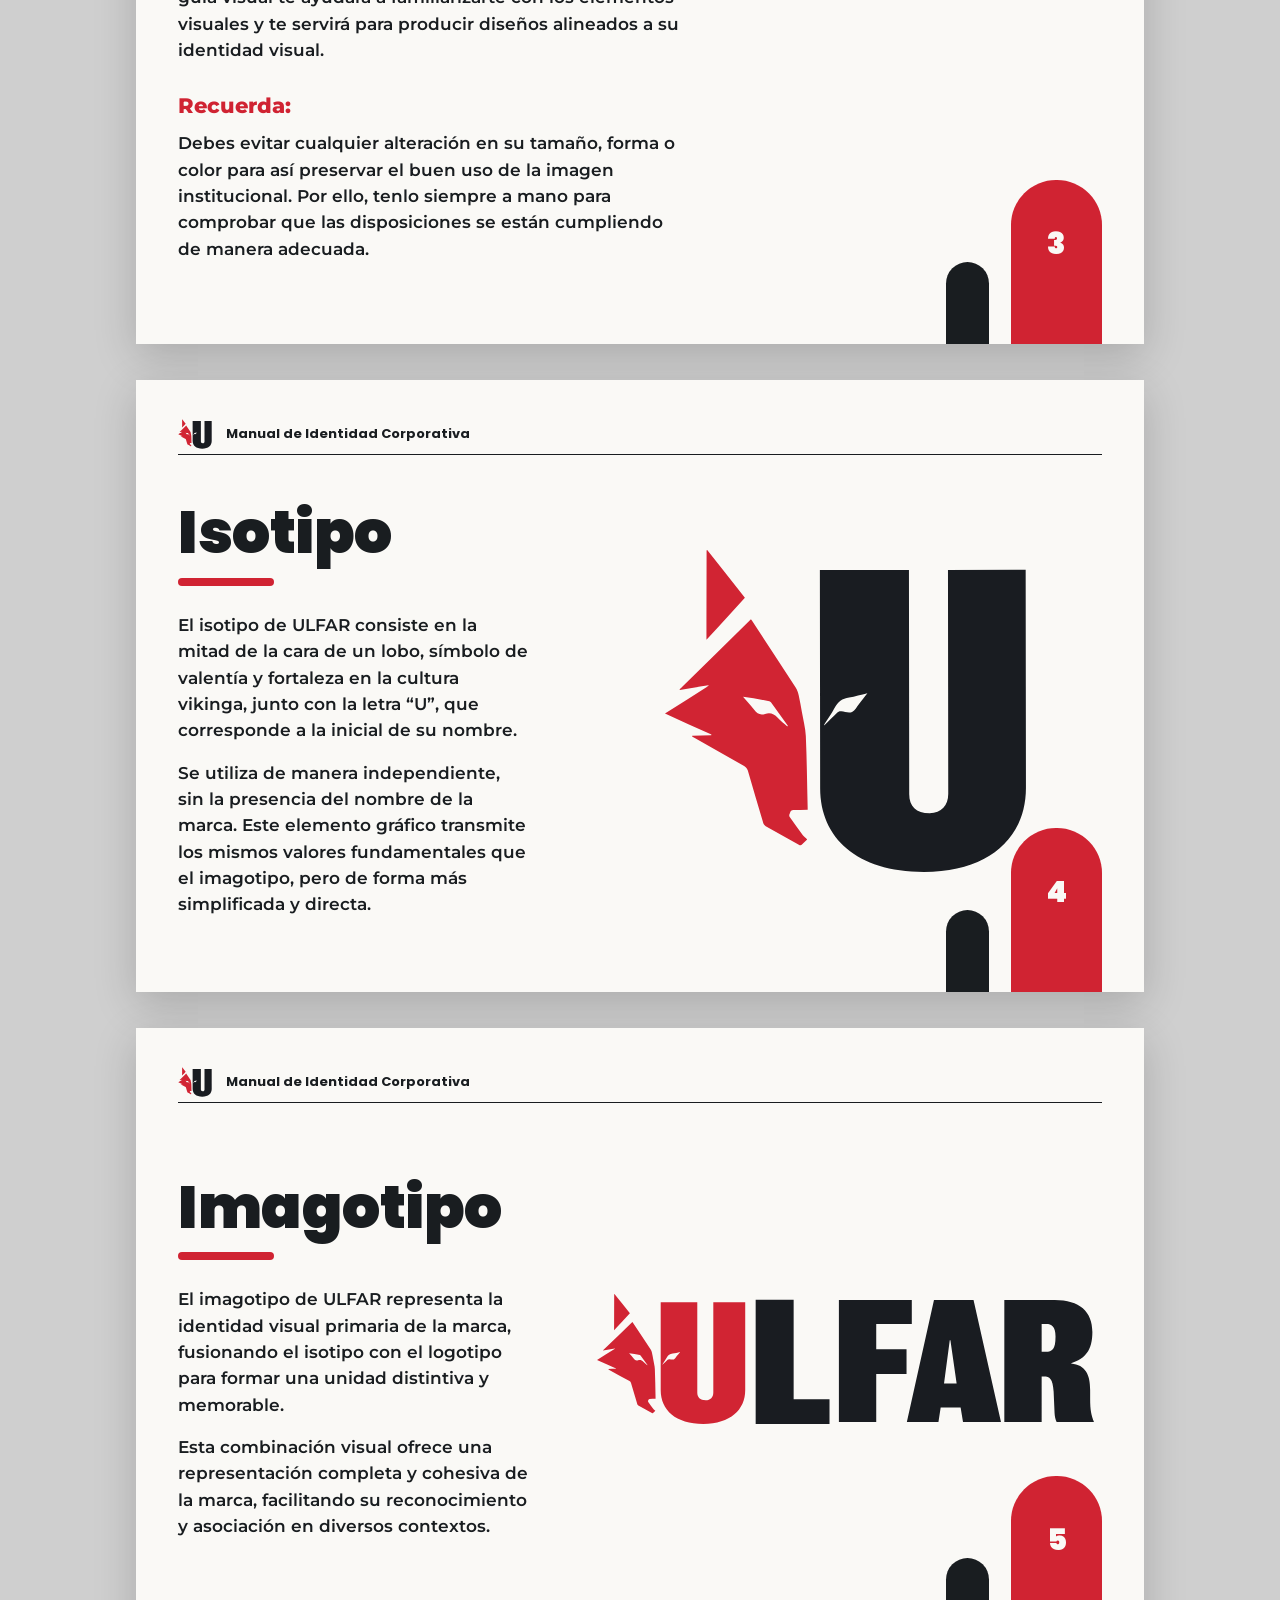
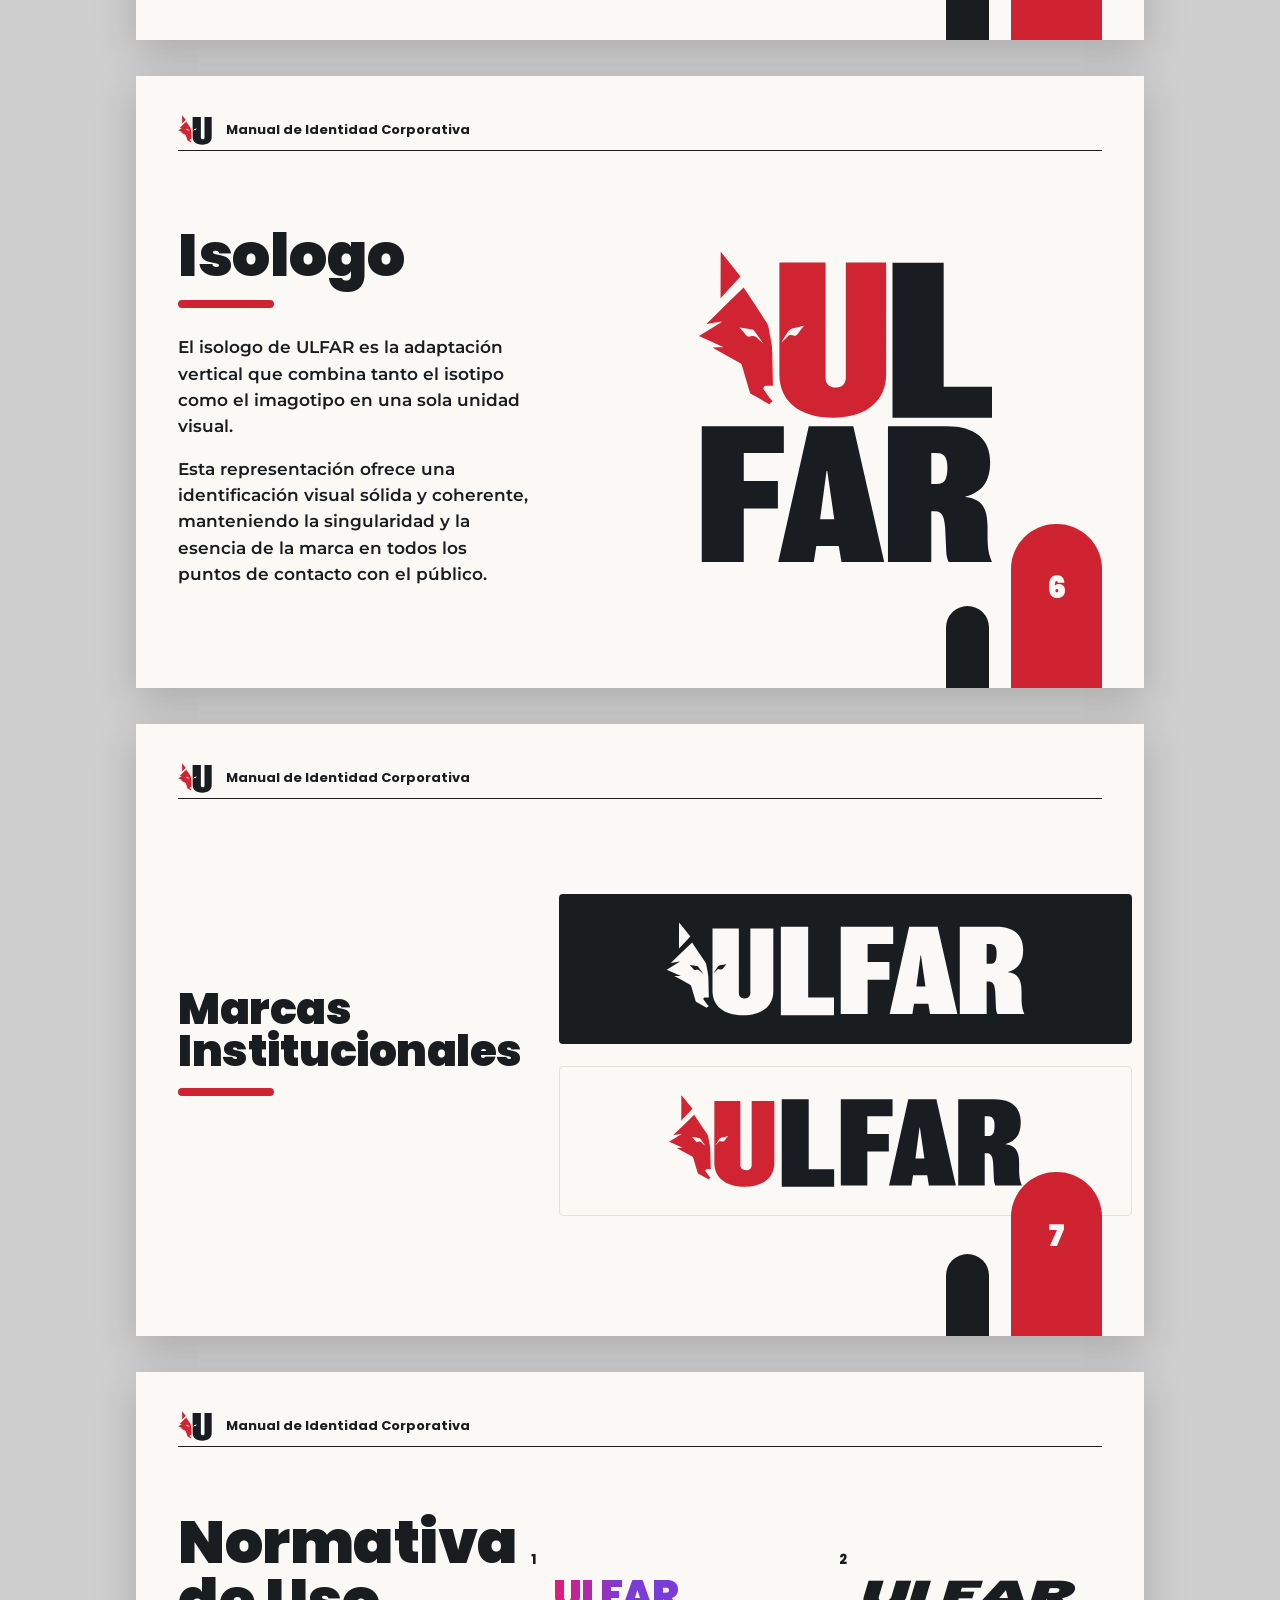
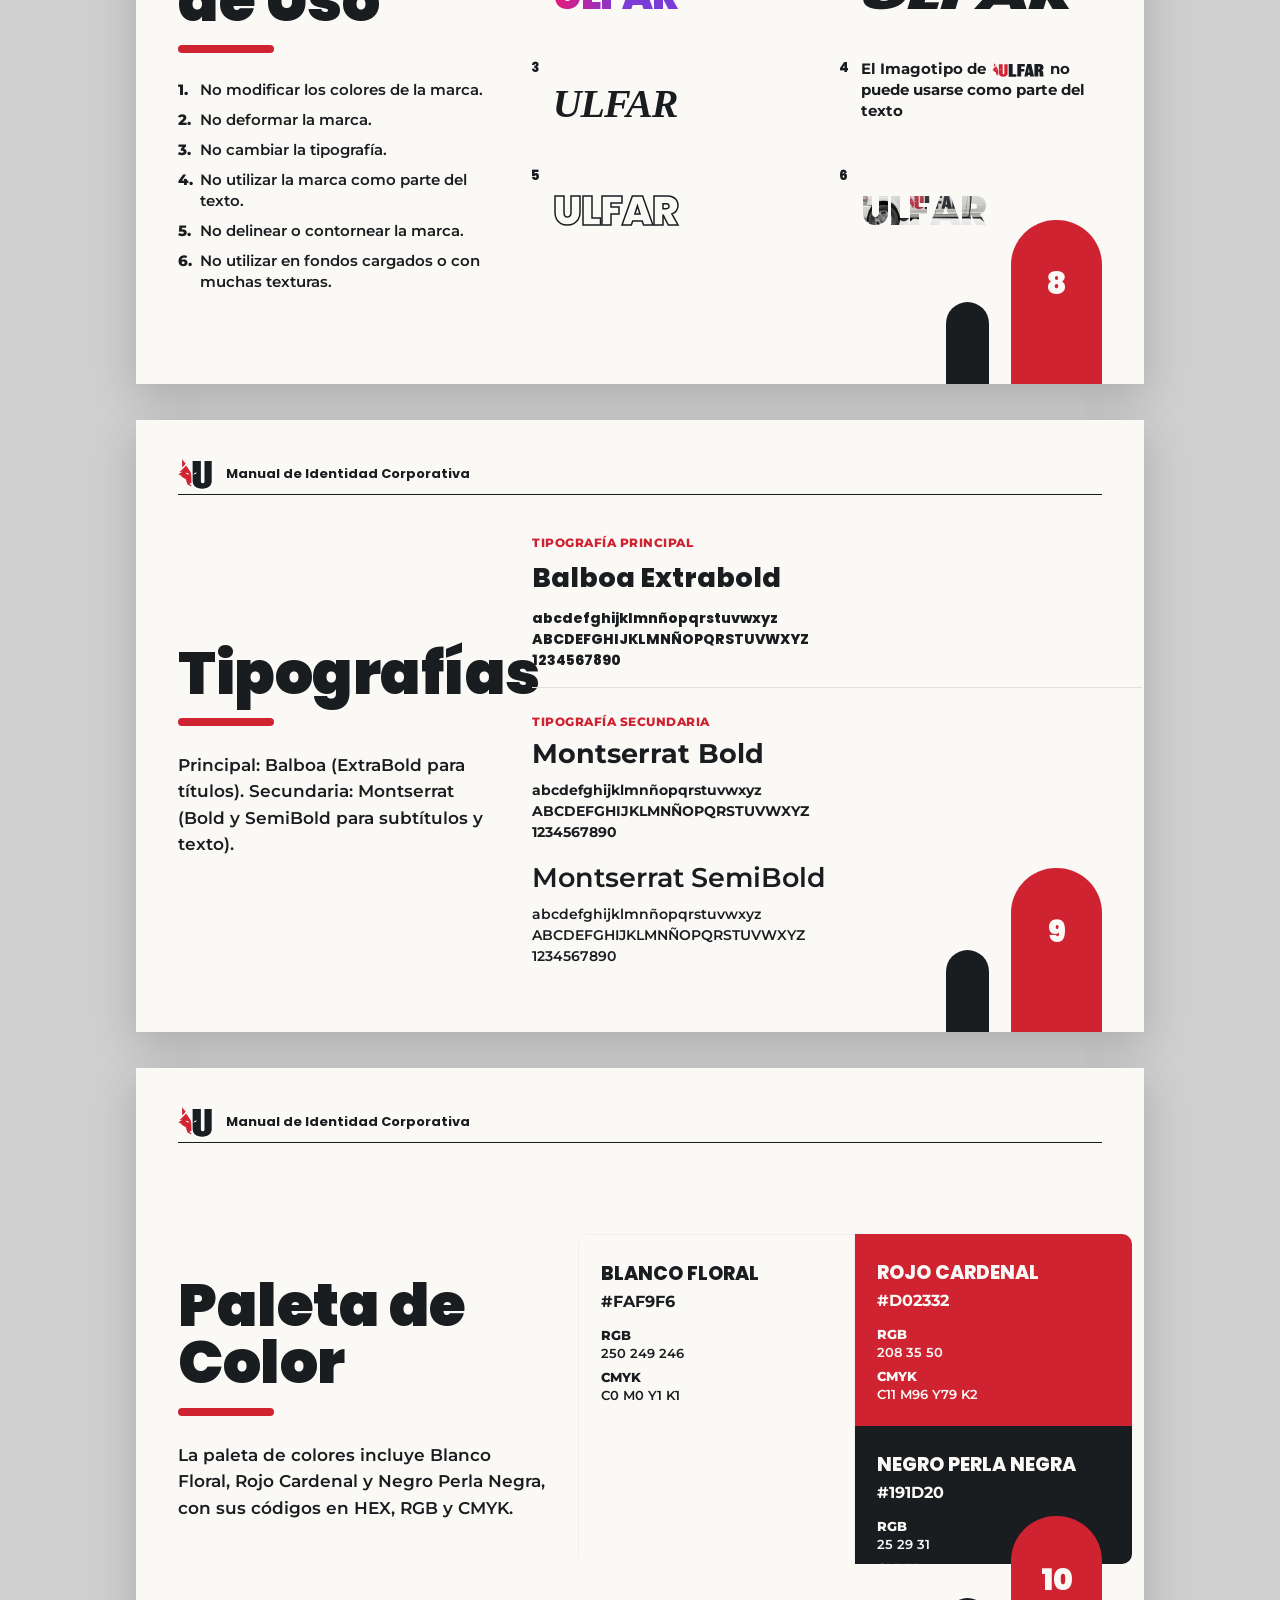
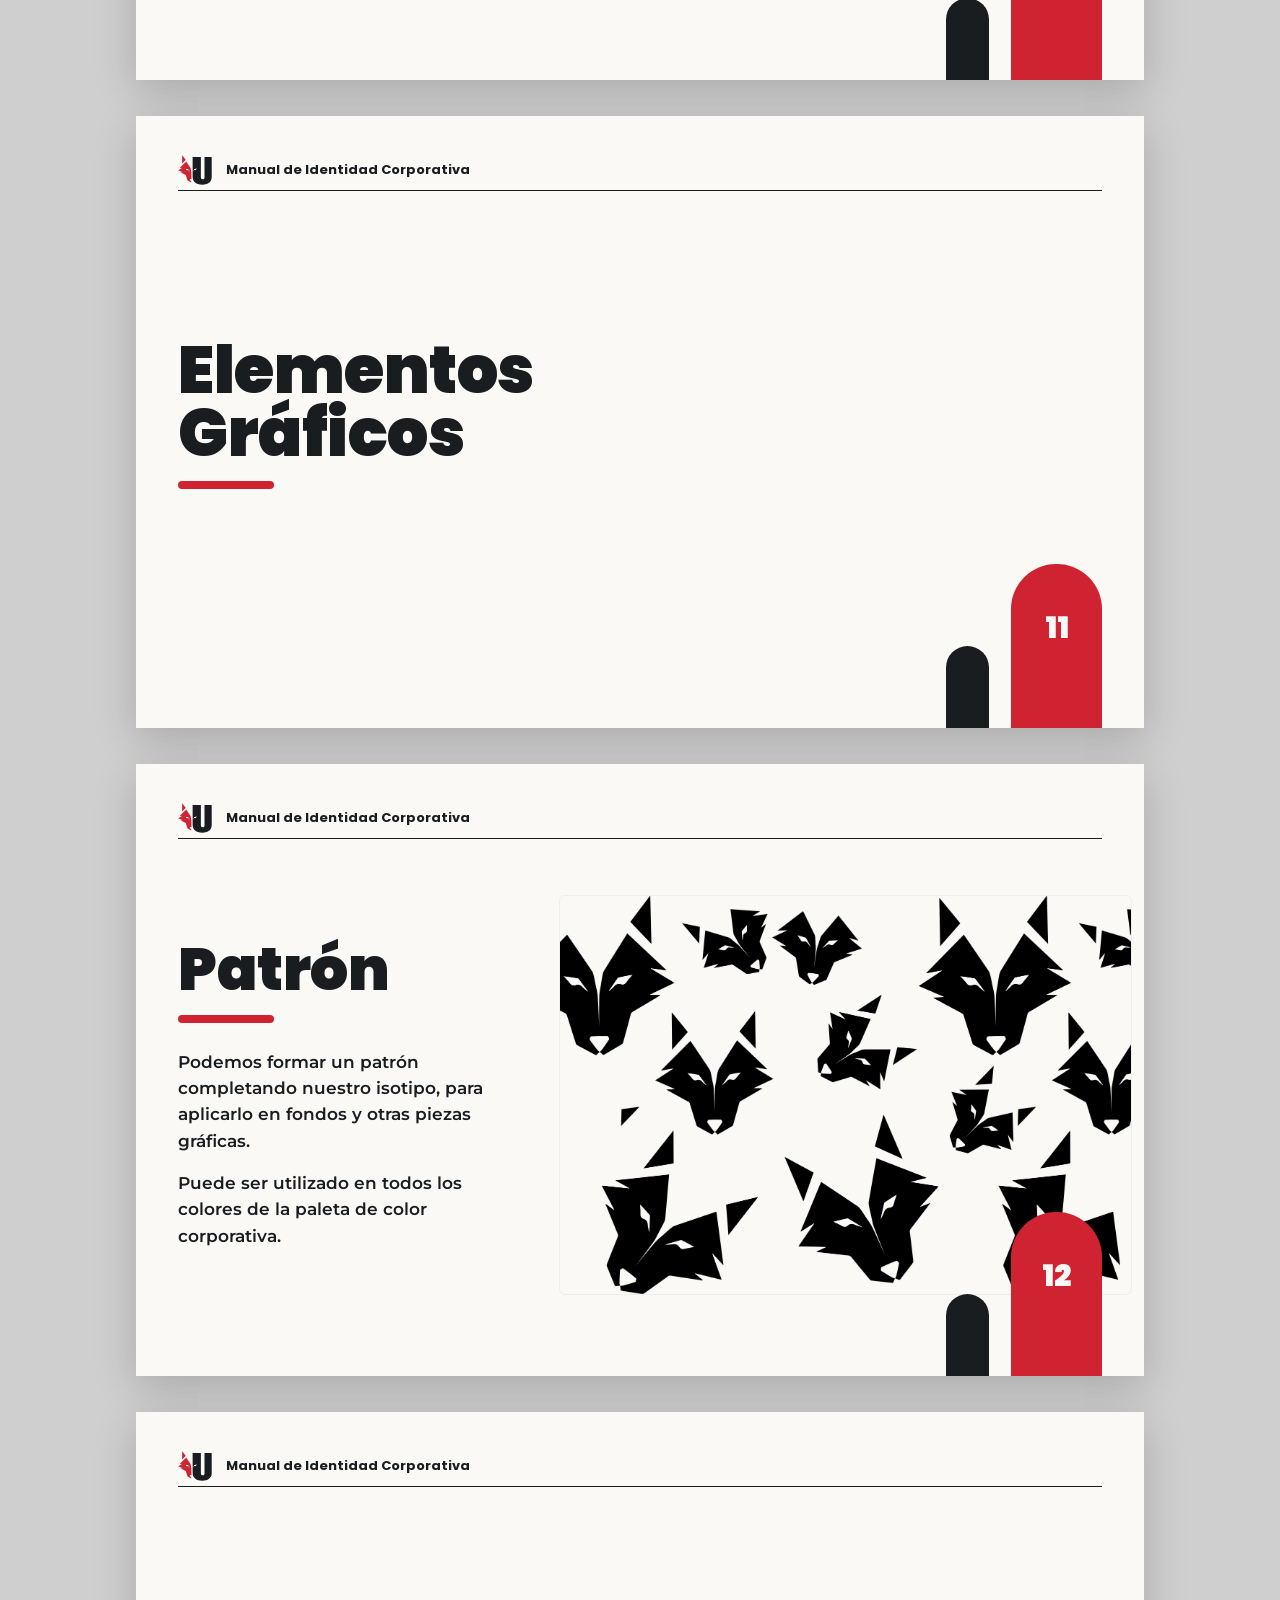
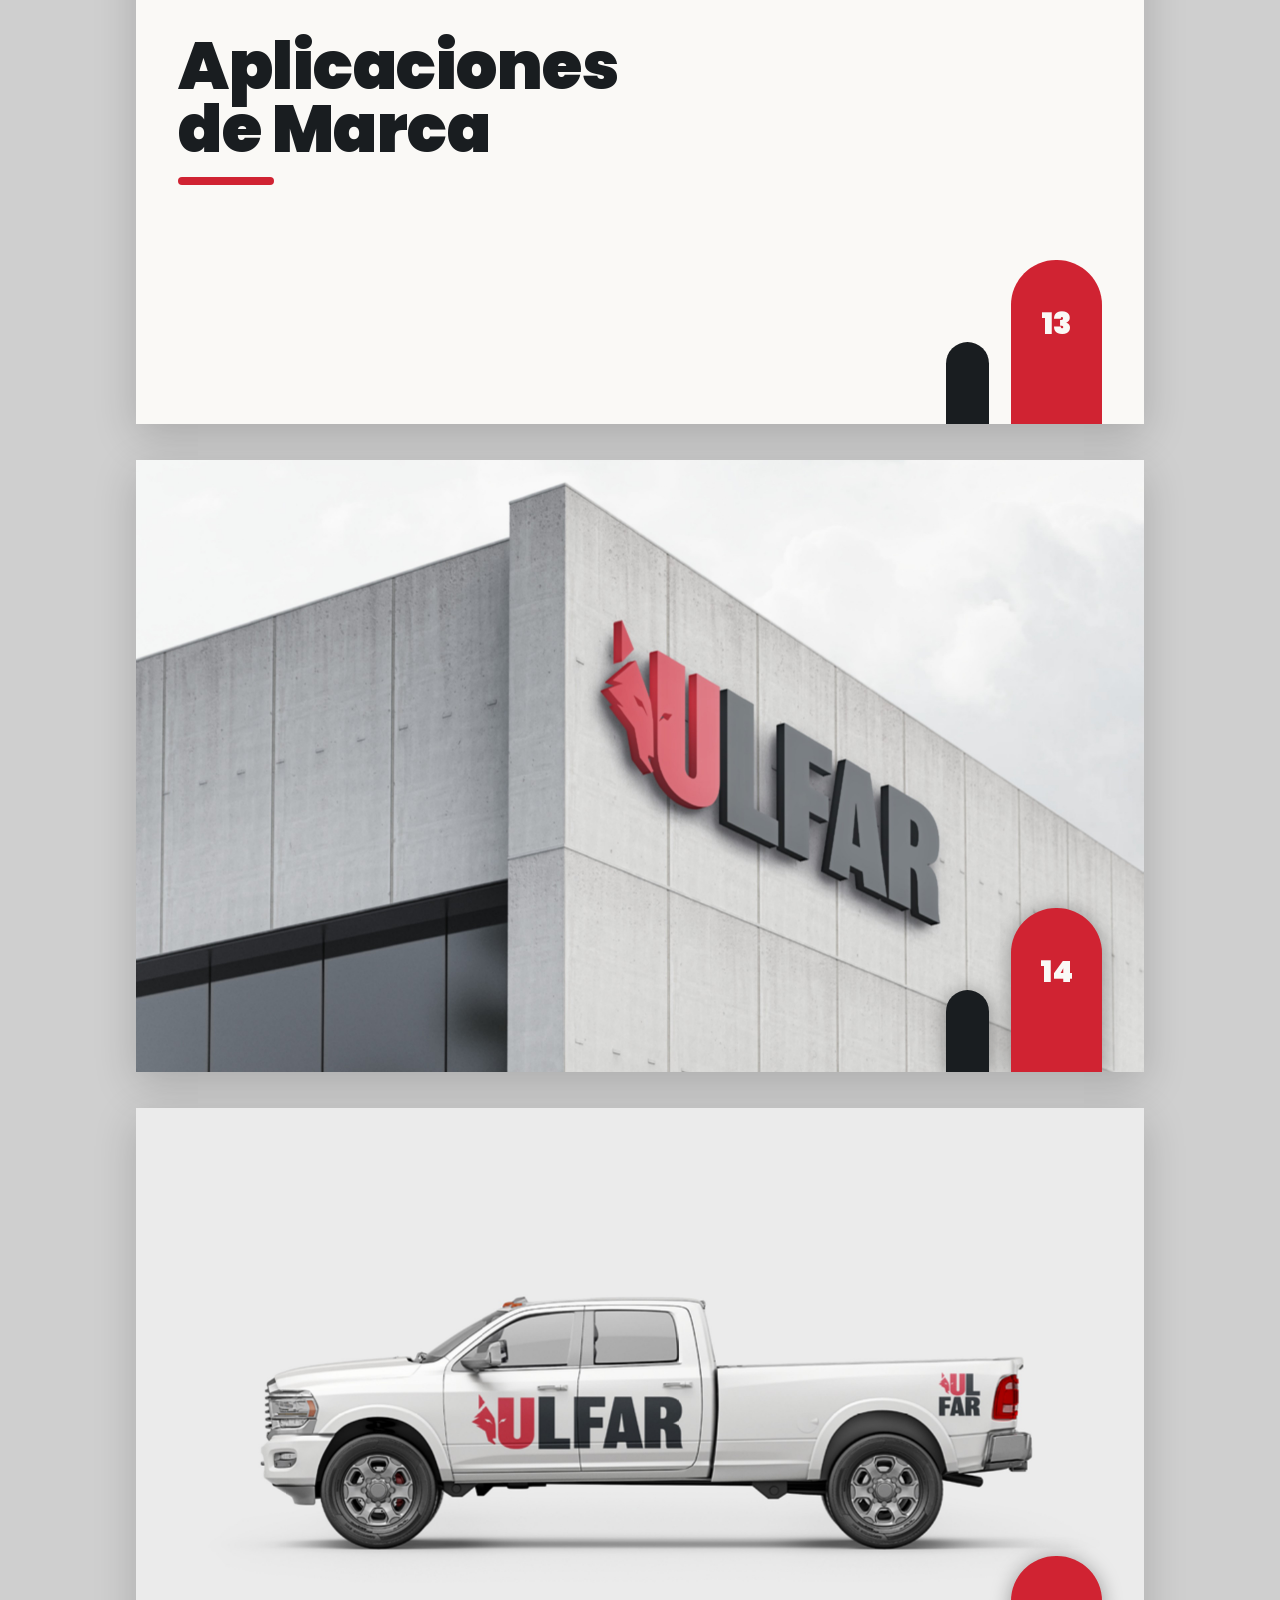
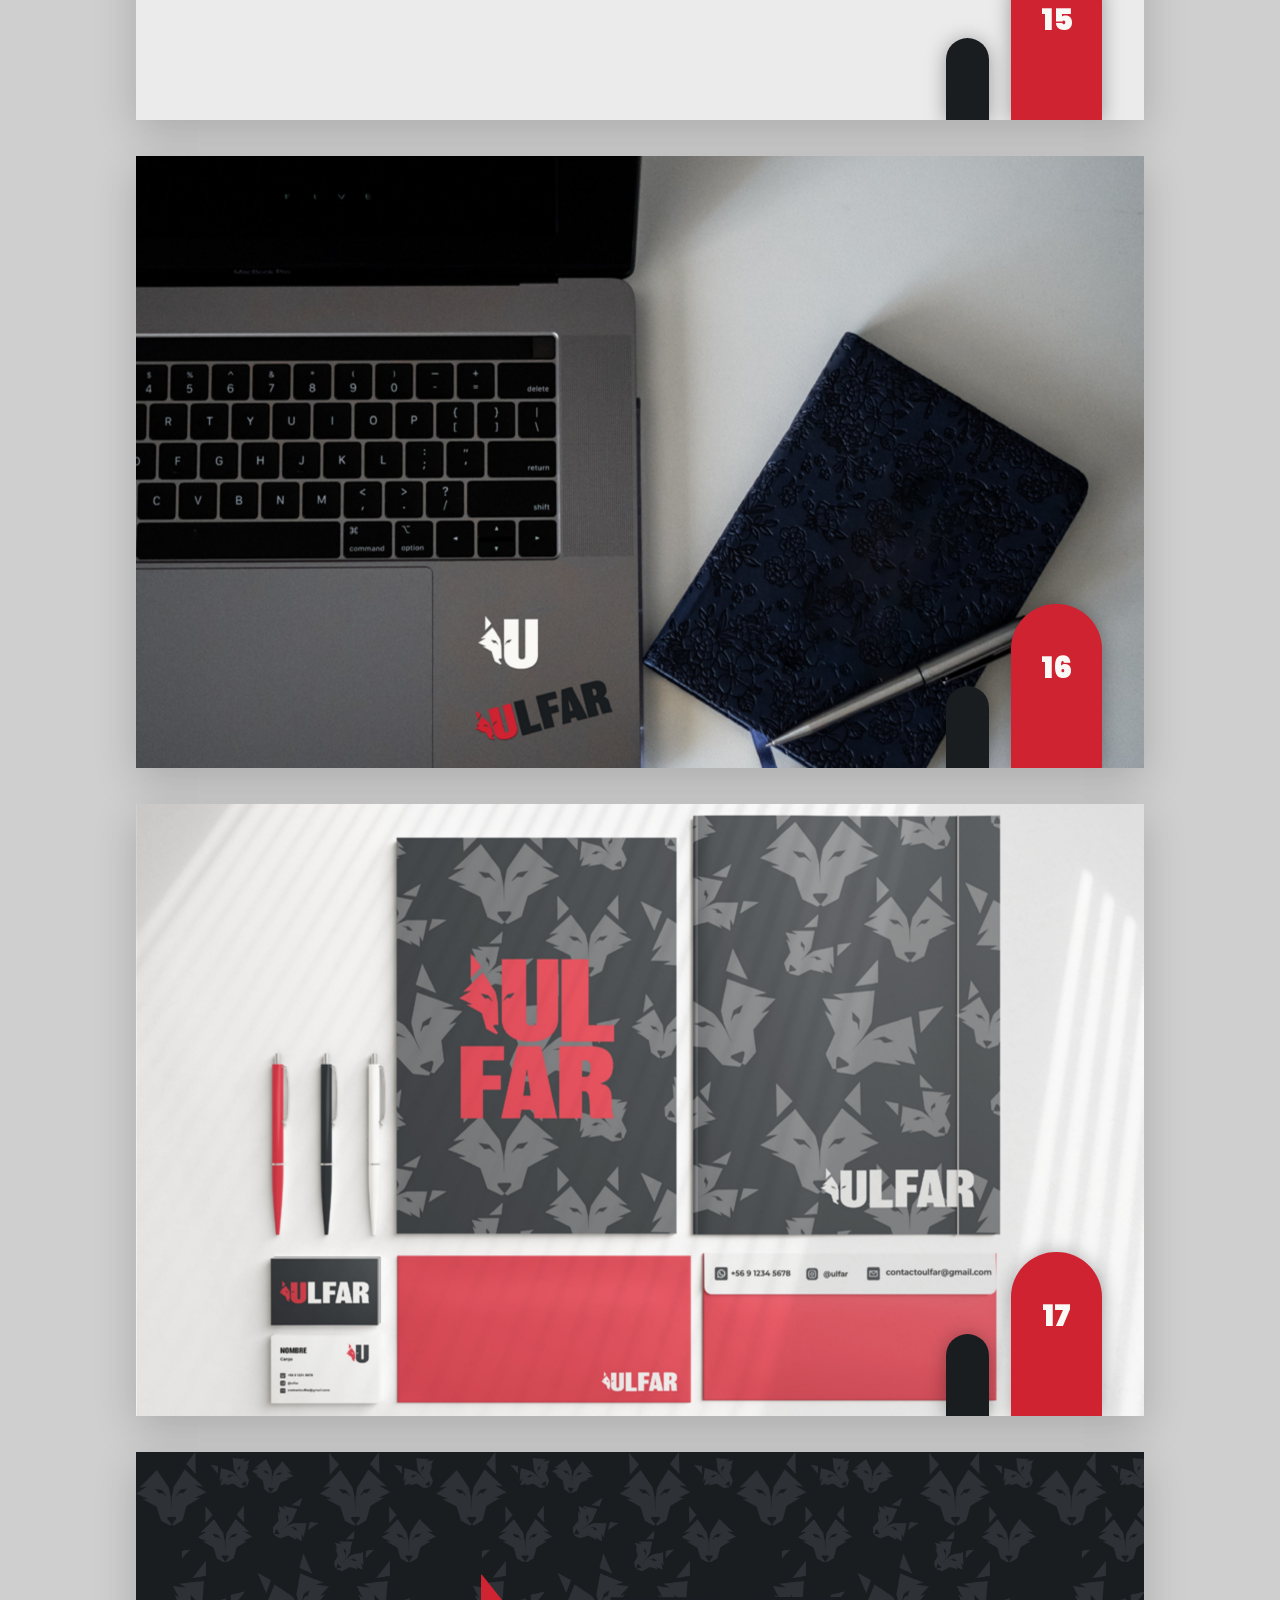
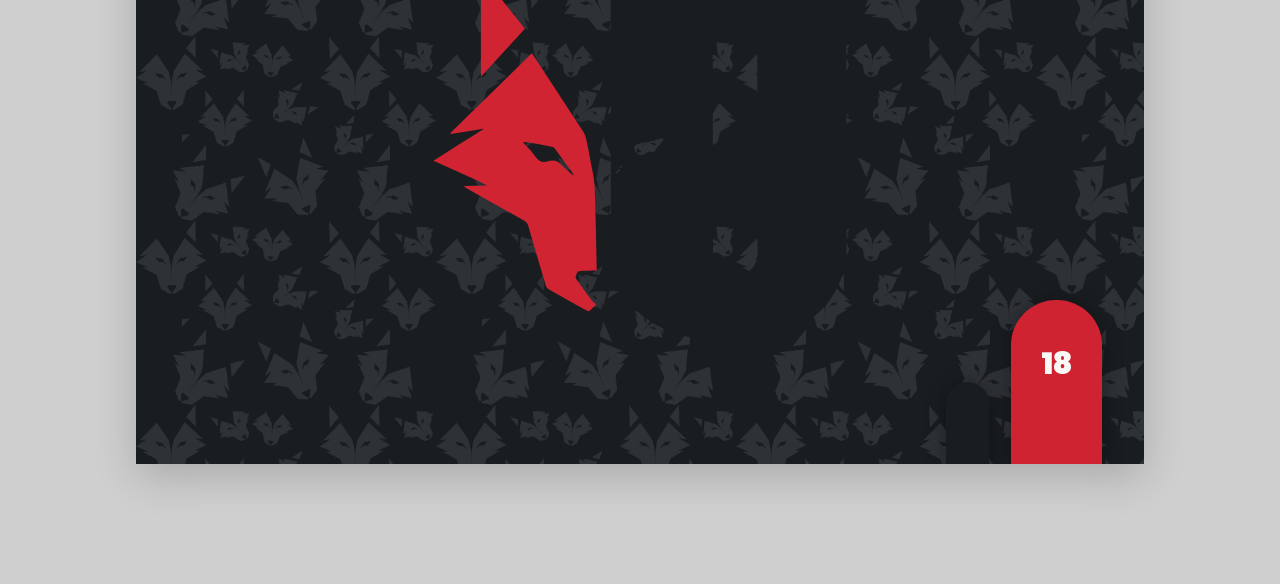
<file: ulfar-brand-manual/index.html>
<!DOCTYPE html>
<html lang="es">
<head>
<meta charset="UTF-8" />
<meta name="viewport" content="width=device-width, initial-scale=1.0" />

<title>ULFAR — Manual de Identidad Corporativa</title>

<link rel="preconnect" href="https://fonts.googleapis.com">
<link rel="preconnect" href="https://fonts.gstatic.com" crossorigin>
<link
  href="https://fonts.googleapis.com/css2?family=Montserrat:wght@400;600;700;800&family=Poppins:wght@700;800;900&display=swap"
  rel="stylesheet"
/>

<link rel="stylesheet" href="styles.css" />
</head>
<body>

<div class="manual">

  <!-- PAGE 01 — PORTADA -->
  <section class="page page-cover">
    <div class="cover-dark dark-pattern">
      <img src="assets/logo-ulfar-white.svg" alt="ULFAR" class="cover-logo" />
    </div>
    <div class="cover-light">
      <h1>Manual de<span>Identidad Corporativa</span></h1>
    </div>
  </section>


  <!-- PAGE 02 -->
  <section class="page dark-pattern centered">
    <img src="assets/isotipo-ulfar.svg" alt="ULFAR" class="hero-isotipo" />
    <div class="page-badge"><span class="badge-black"></span><span class="badge-red">2</span></div>
  </section>


  <!-- PAGE 03 — BIENVENIDA -->
  <section class="page page-content">
    <header class="manual-header">
      <img src="assets/isotipo-ulfar.svg" alt="" class="header-icon" />
      <span>Manual de Identidad Corporativa</span>
    </header>

    <div class="welcome-layout">
      <h2 class="big-title">Bienvenido/a</h2>
      <div class="red-line"></div>

      <p class="body-copy">
        Al manual de Identidad Corporativa de ULFAR. Deberás emplearlo en
        cualquier situación o circunstancia. Esta guía visual te ayudará a
        familiarizarte con los elementos visuales y te servirá para producir
        diseños alineados a su identidad visual.
      </p>

      <h3 class="accent-heading">Recuerda:</h3>

      <p class="body-copy">
        Debes evitar cualquier alteración en su tamaño, forma o color para así
        preservar el buen uso de la imagen institucional. Por ello, tenlo
        siempre a mano para comprobar que las disposiciones se están
        cumpliendo de manera adecuada.
      </p>
    </div>

    <div class="page-badge"><span class="badge-black"></span><span class="badge-red">3</span></div>
  </section>


  <!-- PAGE 04 — ISOTIPO -->
  <section class="page page-content">
    <header class="manual-header">
      <img src="assets/isotipo-ulfar.svg" alt="" class="header-icon" />
      <span>Manual de Identidad Corporativa</span>
    </header>

    <div class="brand-layout">
      <div>
        <h2 class="big-title">Isotipo</h2>
        <div class="red-line"></div>
        <p class="body-copy">
          El isotipo de ULFAR consiste en la mitad de la cara de un lobo,
          símbolo de valentía y fortaleza en la cultura vikinga, junto con la
          letra “U”, que corresponde a la inicial de su nombre.
        </p>
        <p class="body-copy">
          Se utiliza de manera independiente, sin la presencia del nombre de
          la marca. Este elemento gráfico transmite los mismos valores
          fundamentales que el imagotipo, pero de forma más simplificada y
          directa.
        </p>
      </div>
      <div class="brand-preview">
        <img src="assets/isotipo-ulfar.svg" alt="Isotipo ULFAR" />
      </div>
    </div>

    <div class="page-badge"><span class="badge-black"></span><span class="badge-red">4</span></div>
  </section>


  <!-- PAGE 05 — IMAGOTIPO -->
  <section class="page page-content">
    <header class="manual-header">
      <img src="assets/isotipo-ulfar.svg" alt="" class="header-icon" />
      <span>Manual de Identidad Corporativa</span>
    </header>

    <div class="brand-layout">
      <div>
        <h2 class="big-title">Imagotipo</h2>
        <div class="red-line"></div>
        <p class="body-copy">
          El imagotipo de ULFAR representa la identidad visual primaria de la
          marca, fusionando el isotipo con el logotipo para formar una unidad
          distintiva y memorable.
        </p>
        <p class="body-copy">
          Esta combinación visual ofrece una representación completa y
          cohesiva de la marca, facilitando su reconocimiento y asociación en
          diversos contextos.
        </p>
      </div>
      <div class="brand-preview">
        <img src="assets/logo-ulfar.svg" alt="Imagotipo ULFAR" />
      </div>
    </div>

    <div class="page-badge"><span class="badge-black"></span><span class="badge-red">5</span></div>
  </section>


  <!-- PAGE 06 — ISOLOGO -->
  <section class="page page-content">
    <header class="manual-header">
      <img src="assets/isotipo-ulfar.svg" alt="" class="header-icon" />
      <span>Manual de Identidad Corporativa</span>
    </header>

    <div class="brand-layout">
      <div>
        <h2 class="big-title">Isologo</h2>
        <div class="red-line"></div>
        <p class="body-copy">
          El isologo de ULFAR es la adaptación vertical que combina tanto el
          isotipo como el imagotipo en una sola unidad visual.
        </p>
        <p class="body-copy">
          Esta representación ofrece una identificación visual sólida y
          coherente, manteniendo la singularidad y la esencia de la marca en
          todos los puntos de contacto con el público.
        </p>
      </div>
      <div class="brand-preview">
        <img src="assets/isologo-ulfar.svg" alt="Isologo ULFAR" class="isologo-img" />
      </div>
    </div>

    <div class="page-badge"><span class="badge-black"></span><span class="badge-red">6</span></div>
  </section>


  <!-- PAGE 07 — MARCAS INSTITUCIONALES -->
  <section class="page page-content">
    <header class="manual-header">
      <img src="assets/isotipo-ulfar.svg" alt="" class="header-icon" />
      <span>Manual de Identidad Corporativa</span>
    </header>

    <div class="institutional-layout">
      <div>
        <h2 class="big-title">Marcas<br />Institucionales</h2>
        <div class="red-line"></div>
      </div>

      <div class="institutional-stack">
        <div class="logo-card dark-card">
          <img src="assets/logo-ulfar-white.svg" alt="ULFAR versión monocromática blanca" />
        </div>
        <div class="logo-card light-card">
          <img src="assets/logo-ulfar.svg" alt="ULFAR versión a color" />
        </div>
      </div>
    </div>

    <div class="page-badge"><span class="badge-black"></span><span class="badge-red">7</span></div>
  </section>


  <!-- PAGE 08 — NORMATIVA DE USO -->
  <section class="page page-content">
    <header class="manual-header">
      <img src="assets/isotipo-ulfar.svg" alt="" class="header-icon" />
      <span>Manual de Identidad Corporativa</span>
    </header>

    <div class="rules-layout">
      <div class="rules-copy">
        <h2 class="big-title">Normativa<br />de Uso</h2>
        <div class="red-line"></div>

        <ol class="rules-list">
          <li>No modificar los colores de la marca.</li>
          <li>No deformar la marca.</li>
          <li>No cambiar la tipografía.</li>
          <li>No utilizar la marca como parte del texto.</li>
          <li>No delinear o contornear la marca.</li>
          <li>No utilizar en fondos cargados o con muchas texturas.</li>
        </ol>
      </div>

      <div class="dont-grid">
        <div class="dont-example">
          <span class="dont-index">1</span>
          <span class="dont-mark dont-colors">ULFAR</span>
        </div>
        <div class="dont-example">
          <span class="dont-index">2</span>
          <span class="dont-mark dont-deform">ULFAR</span>
        </div>
        <div class="dont-example">
          <span class="dont-index">3</span>
          <span class="dont-mark dont-typeface">ULFAR</span>
        </div>
        <div class="dont-example dont-text">
          <span class="dont-index">4</span>
          <p>El Imagotipo de <img src="assets/logo-ulfar.svg" class="inline-logo" alt="ULFAR" /> no puede usarse como parte del texto</p>
        </div>
        <div class="dont-example">
          <span class="dont-index">5</span>
          <span class="dont-mark dont-outline">ULFAR</span>
        </div>
        <div class="dont-example">
          <span class="dont-index">6</span>
          <span class="dont-mark dont-texture">ULFAR</span>
        </div>
      </div>
    </div>

    <div class="page-badge"><span class="badge-black"></span><span class="badge-red">8</span></div>
  </section>


  <!-- PAGE 09 — TIPOGRAFÍAS -->
  <section class="page page-content">
    <header class="manual-header">
      <img src="assets/isotipo-ulfar.svg" alt="" class="header-icon" />
      <span>Manual de Identidad Corporativa</span>
    </header>

    <div class="type-layout">
      <div>
        <h2 class="big-title">Tipografías</h2>
        <div class="red-line"></div>
        <p class="body-copy">
          Principal: Balboa (ExtraBold para títulos). Secundaria: Montserrat
          (Bold y SemiBold para subtítulos y texto).
        </p>
      </div>

      <div class="type-examples">
        <div class="type-block">
          <span class="type-label">Tipografía Principal</span>
          <h3 class="balboa">Balboa Extrabold</h3>
          <p class="balboa alphabet">
            abcdefghijklmnñopqrstuvwxyz<br />
            ABCDEFGHIJKLMNÑOPQRSTUVWXYZ<br />
            1234567890
          </p>
        </div>

        <div class="type-block">
          <span class="type-label">Tipografía Secundaria</span>
          <h3 class="montserrat-bold">Montserrat Bold</h3>
          <p class="montserrat-bold alphabet">
            abcdefghijklmnñopqrstuvwxyz<br />
            ABCDEFGHIJKLMNÑOPQRSTUVWXYZ<br />
            1234567890
          </p>

          <h3 class="montserrat-semibold">Montserrat SemiBold</h3>
          <p class="montserrat-semibold alphabet">
            abcdefghijklmnñopqrstuvwxyz<br />
            ABCDEFGHIJKLMNÑOPQRSTUVWXYZ<br />
            1234567890
          </p>
        </div>
      </div>
    </div>

    <div class="page-badge"><span class="badge-black"></span><span class="badge-red">9</span></div>
  </section>


  <!-- PAGE 10 — PALETA DE COLOR -->
  <section class="page page-content">
    <header class="manual-header">
      <img src="assets/isotipo-ulfar.svg" alt="" class="header-icon" />
      <span>Manual de Identidad Corporativa</span>
    </header>

    <div class="color-layout">
      <div>
        <h2 class="big-title">Paleta de<br />Color</h2>
        <div class="red-line"></div>
        <p class="body-copy">
          La paleta de colores incluye Blanco Floral, Rojo Cardenal y Negro
          Perla Negra, con sus códigos en HEX, RGB y CMYK.
        </p>
      </div>

      <div class="color-cards">
        <article class="color-card floral">
          <h3>Blanco Floral</h3>
          <strong>#FAF9F6</strong>
          <h4>RGB</h4>
          <p>250 249 246</p>
          <h4>CMYK</h4>
          <p>C0 M0 Y1 K1</p>
        </article>

        <div class="color-card-stack">
          <article class="color-card cardinal">
            <h3>Rojo Cardenal</h3>
            <strong>#D02332</strong>
            <h4>RGB</h4>
            <p>208 35 50</p>
            <h4>CMYK</h4>
            <p>C11 M96 Y79 K2</p>
          </article>

          <article class="color-card pearl">
            <h3>Negro Perla Negra</h3>
            <strong>#191D20</strong>
            <h4>RGB</h4>
            <p>25 29 31</p>
            <h4>CMYK</h4>
            <p>C81 M68 Y59 K78</p>
          </article>
        </div>
      </div>
    </div>

    <div class="page-badge"><span class="badge-black"></span><span class="badge-red">10</span></div>
  </section>


  <!-- PAGE 11 — DIVISOR: ELEMENTOS GRÁFICOS -->
  <section class="page page-content divider-page">
    <header class="manual-header">
      <img src="assets/isotipo-ulfar.svg" alt="" class="header-icon" />
      <span>Manual de Identidad Corporativa</span>
    </header>

    <div class="divider-block">
      <h2 class="big-title divider-title">Elementos<br />Gráficos</h2>
      <div class="red-line"></div>
    </div>

    <div class="page-badge"><span class="badge-black"></span><span class="badge-red">11</span></div>
  </section>


  <!-- PAGE 12 — PATRÓN -->
  <section class="page page-content">
    <header class="manual-header">
      <img src="assets/isotipo-ulfar.svg" alt="" class="header-icon" />
      <span>Manual de Identidad Corporativa</span>
    </header>

    <div class="pattern-layout">
      <div>
        <h2 class="big-title">Patrón</h2>
        <div class="red-line"></div>
        <p class="body-copy">
          Podemos formar un patrón completando nuestro isotipo, para
          aplicarlo en fondos y otras piezas gráficas.
        </p>
        <p class="body-copy">
          Puede ser utilizado en todos los colores de la paleta de color
          corporativa.
        </p>
      </div>

      <div class="pattern-preview">
        <img src="assets/pattern-ulfar.png" alt="Patrón gráfico ULFAR" />
      </div>
    </div>

    <div class="page-badge"><span class="badge-black"></span><span class="badge-red">12</span></div>
  </section>


  <!-- PAGE 13 — DIVISOR: APLICACIONES DE MARCA -->
  <section class="page page-content divider-page">
    <header class="manual-header">
      <img src="assets/isotipo-ulfar.svg" alt="" class="header-icon" />
      <span>Manual de Identidad Corporativa</span>
    </header>

    <div class="divider-block">
      <h2 class="big-title divider-title">Aplicaciones<br />de Marca</h2>
      <div class="red-line"></div>
    </div>

    <div class="page-badge"><span class="badge-black"></span><span class="badge-red">13</span></div>
  </section>


  <!-- PAGE 14 — MOCKUP FACHADA -->
  <section class="page image-page">
    <img src="assets/fachada-ulfar.jpg" alt="Aplicación ULFAR en fachada" />
    <div class="page-badge"><span class="badge-black"></span><span class="badge-red">14</span></div>
  </section>


  <!-- PAGE 15 — MOCKUP CAMIONETA -->
  <section class="page image-page">
    <img src="assets/camioneta-ulfar.jpg" alt="Aplicación ULFAR en camioneta" />
    <div class="page-badge"><span class="badge-black"></span><span class="badge-red">15</span></div>
  </section>


  <!-- PAGE 16 — MOCKUP LAPTOP -->
  <section class="page image-page">
    <img src="assets/laptop-ulfar.jpg" alt="Aplicación ULFAR en laptop" />
    <div class="page-badge"><span class="badge-black"></span><span class="badge-red">16</span></div>
  </section>


  <!-- PAGE 17 — MOCKUP PAPELERÍA -->
  <section class="page image-page">
    <img src="assets/papeleria-ulfar.jpg" alt="Papelería corporativa ULFAR" />
    <div class="page-badge"><span class="badge-black"></span><span class="badge-red">17</span></div>
  </section>


  <!-- PAGE 18 -->
  <section class="page dark-pattern centered">
    <img src="assets/isotipo-ulfar.svg" alt="ULFAR" class="hero-isotipo" />
    <div class="page-badge"><span class="badge-black"></span><span class="badge-red">18</span></div>
  </section>

</div>

<div class="floating-controls">
  <button id="printButton">Exportar PDF</button>
</div>

<script src="script.js"></script>
</body>
</html>
</file>
<file: hay-pega/styles.css>
/* ============================================================
   HAY PEGA — Design tokens
   ============================================================ */
:root{
  --purple: #9d48ff;
  --purple-dark: #7c2ff0;
  --mint: #24e79f;
  --mint-dark: #16c489;
  --black: #000000;
  --white: #ffffff;
  --gray-50: #fafafa;
  --gray-100: #f2f2f2;
  --gray-200: #e4e4e4;
  --gray-400: #a3a3a3;
  --gray-600: #666666;
  --gray-800: #222222;
  --radius-pill: 999px;
  --radius-lg: 28px;
  --radius-md: 18px;
  --radius-sm: 10px;
  --shadow-card: 0 6px 24px rgba(0,0,0,.08);
  --shadow-card-hover: 0 14px 34px rgba(0,0,0,.14);
  --container: 1240px;
  --ff: 'Poppins', 'Sora', system-ui, sans-serif;
}

*,*::before,*::after{ box-sizing:border-box; }
html{ scroll-behavior:smooth; }
body{
  margin:0;
  font-family:var(--ff);
  color:var(--gray-800);
  background:var(--white);
  -webkit-font-smoothing:antialiased;
  overflow-x:hidden;
}
img,svg{ max-width:100%; display:block; }
a{ color:inherit; text-decoration:none; }
ul{ margin:0; padding:0; list-style:none; }
button{ font-family:var(--ff); cursor:pointer; }
input,select,textarea,button{ font-family:var(--ff); font-size:16px; }

.container{
  max-width:var(--container);
  margin:0 auto;
  padding:0 24px;
}

.w-bold{ font-weight:800; }
.w-light{ font-weight:300; }
.text-mint{ color:var(--mint); }

.display{
  font-size:clamp(2.4rem, 5vw, 4.4rem);
  font-weight:800;
  line-height:1.04;
  letter-spacing:-0.02em;
  margin:20px 0 18px;
}
.display--onmint{ color:var(--black); }
.display--onblack{ color:var(--white); }

.section-title{
  font-size:clamp(1.8rem, 3.4vw, 2.8rem);
  font-weight:800;
  letter-spacing:-0.01em;
  line-height:1.15;
  margin:0 0 40px;
}
.section-title--onpurple{ color:var(--white); }
.section-title--onblack{ color:var(--white); }

.eyebrow{
  display:inline-block;
  font-size:.8rem;
  font-weight:700;
  letter-spacing:.06em;
  text-transform:uppercase;
  padding:7px 16px;
  border-radius:var(--radius-pill);
}
.eyebrow--mint{ background:var(--mint); color:var(--black); }
.eyebrow--onmint{ background:var(--black); color:var(--mint); }

.lead{ font-size:1.15rem; line-height:1.6; max-width:560px; }
.lead--onblack{ color:#d8d8d8; }
.lead--onmint{ color:#0a0a0a; opacity:.8; max-width:640px; }

/* ============ Buttons ============ */
.btn{
  display:inline-flex;
  align-items:center;
  justify-content:center;
  gap:8px;
  padding:15px 30px;
  border-radius:var(--radius-pill);
  font-weight:700;
  font-size:.98rem;
  border:2px solid transparent;
  transition:background .18s ease, color .18s ease, border-color .18s ease, transform .15s ease;
  white-space:nowrap;
}
.btn:active{ transform:scale(.97); }
.btn-mint{ background:var(--mint); color:var(--black); }
.btn-mint:hover{ background:var(--purple); color:var(--white); }
.btn-purple{ background:var(--purple); color:var(--white); }
.btn-purple:hover{ background:var(--mint); color:var(--black); }
.btn-black{ background:var(--black); color:var(--white); }
.btn-black:hover{ background:var(--purple); color:var(--white); }
.btn-outline{ background:transparent; border-color:var(--black); color:var(--black); }
.btn-outline:hover{ background:var(--black); color:var(--white); }
.btn-outline--onblack{ border-color:var(--white); color:var(--white); }
.btn-outline--onblack:hover{ background:var(--white); color:var(--black); }
.btn-sm{ padding:10px 22px; font-size:.88rem; }
.btn-block{ width:100%; }
.btn-row{ display:flex; gap:16px; flex-wrap:wrap; margin:8px 0 28px; }

.link-btn{
  background:none; border:none; color:var(--purple); font-weight:700;
  font-size:.92rem; padding:4px; cursor:pointer;
}
.link-btn:hover{ text-decoration:underline; }

/* ============ Chips ============ */
.chip{
  display:inline-flex; align-items:center; gap:6px;
  padding:9px 18px; border-radius:var(--radius-pill);
  font-size:.85rem; font-weight:600; border:1.5px solid transparent;
  cursor:default; white-space:nowrap;
}
.chip--mint{ background:var(--mint); color:var(--black); }
.chip--purple{ background:var(--purple); color:var(--white); }
.chip--outline{ background:transparent; border-color:var(--gray-200); color:var(--gray-800); }
.chip--outline.chip--onblack{ border-color:#444; color:#eee; }
.chip--outline.chip--onmint{ border-color:rgba(0,0,0,.25); color:var(--black); background:rgba(255,255,255,.35); }
button.chip{ cursor:pointer; transition:background .15s, color .15s, border-color .15s; }
button.chip:hover{ background:var(--black); color:var(--white); border-color:var(--black); }
.chip-row{ display:flex; flex-wrap:wrap; gap:10px; }
.chip-active{
  background:var(--purple); color:var(--white); border-radius:var(--radius-pill);
  padding:8px 10px 8px 16px; font-size:.85rem; font-weight:600;
  display:inline-flex; align-items:center; gap:8px;
}
.chip-active button{
  background:rgba(255,255,255,.25); border:none; color:#fff; width:20px; height:20px;
  border-radius:50%; display:flex; align-items:center; justify-content:center; font-size:.75rem;
}
.chip-clear{
  background:transparent; border:1.5px solid var(--purple); color:var(--purple);
  padding:8px 16px; border-radius:var(--radius-pill); font-size:.85rem; font-weight:700; cursor:pointer;
}

/* ============ Logo (bocadillo) ============ */
.logo{ display:inline-flex; }
.logo__bubble{
  position:relative;
  display:flex; flex-direction:column; justify-content:center;
  padding:8px 16px 12px;
  border-radius:16px 16px 16px 4px;
  line-height:1;
}
.logo__line{ font-weight:800; font-size:.95rem; letter-spacing:-0.01em; }
.logo--on-black .logo__bubble{ background:var(--mint); color:var(--black); }
.logo--on-purple .logo__bubble{ background:var(--white); color:var(--purple); }
.logo--on-mint .logo__bubble{ background:var(--black); color:var(--mint); }
.logo--on-white .logo__bubble{ background:var(--purple); color:var(--white); }

/* ============ Plastic texture overlay ============ */
.why-section, .s2-hero, .plan-card--featured{
  position:relative;
  background-image:
    radial-gradient(circle at 20% 20%, rgba(255,255,255,.16), transparent 45%),
    radial-gradient(circle at 80% 70%, rgba(255,255,255,.10), transparent 40%),
    repeating-linear-gradient(115deg, rgba(255,255,255,.05) 0 2px, transparent 2px 40px);
}

/* ============ Nav ============ */
.site-header{ position:fixed; top:0; left:0; right:0; z-index:100; background:var(--black); }
.navbar{
  display:flex; align-items:center; justify-content:space-between;
  height:76px; gap:24px;
}
.nav-links{ display:flex; gap:34px; }
.nav-link{ color:#eee; font-weight:600; font-size:.94rem; transition:color .15s; }
.nav-link:hover{ color:var(--mint); }
.nav-cta{ margin-left:auto; }
.nav-toggle{
  display:none; flex-direction:column; gap:5px; background:none; border:none; padding:8px;
}
.nav-toggle span{ width:24px; height:2px; background:#fff; border-radius:2px; }
.mobile-menu{
  display:none; flex-direction:column; gap:2px; background:var(--black);
  padding:8px 24px 24px;
}
.mobile-link{ color:#eee; padding:14px 0; border-bottom:1px solid #222; font-weight:600; }
.mobile-cta{ margin-top:16px; text-align:center; }
.mobile-menu.open{ display:flex; }

/* ============ Reveal animation ============ */
.reveal{ opacity:0; transform:translateY(26px); transition:opacity .6s ease, transform .6s ease; }
.reveal.in{ opacity:1; transform:translateY(0); }

/* ============ Hero (Section 1) ============ */
.s1-hero{ background:var(--black); padding:150px 0 70px; overflow:hidden; }
.s1-hero__grid{ display:grid; grid-template-columns:1.05fr .95fr; gap:40px; align-items:center; }

.hero-blob{
  position:relative;
  background:var(--mint);
  border-radius:60px;
  padding:36px;
  min-height:480px;
  display:flex; align-items:flex-end; justify-content:center;
  background-image:
    radial-gradient(circle at 15% 15%, rgba(255,255,255,.35), transparent 40%),
    radial-gradient(circle at 85% 80%, rgba(0,0,0,.08), transparent 45%),
    repeating-linear-gradient(120deg, rgba(255,255,255,.08) 0 2px, transparent 2px 36px);
}
.hero-blob__photo{ width:min(320px, 80%); }
.person-illustration{ filter:grayscale(1) contrast(1.15); }

.floaty{
  position:absolute; border-radius:50%;
  display:flex; align-items:center; justify-content:center;
  background:linear-gradient(145deg, #b988ff, var(--purple));
  box-shadow:0 12px 26px rgba(157,72,255,.45), inset 0 -6px 10px rgba(0,0,0,.15), inset 0 6px 10px rgba(255,255,255,.3);
  animation:float 5s ease-in-out infinite;
}
.floaty svg{ fill:#fff; width:46%; height:46%; }
.floaty--heart{ width:76px; height:76px; top:8%; left:6%; animation-delay:0s; }
.floaty--bubble{ width:50px; height:50px; top:18%; right:10%; animation-delay:1.2s; background:radial-gradient(circle at 30% 30%, #fff, var(--purple)); }
.floaty--rocket{ width:88px; height:88px; bottom:10%; left:0%; animation-delay:.6s; }
@keyframes float{
  0%,100%{ transform:translateY(0) rotate(0deg); }
  50%{ transform:translateY(-18px) rotate(6deg); }
}

/* ============ Trust bar ============ */
.trust-bar{ background:var(--black); border-top:1px solid #1c1c1c; padding:26px 0; }
.trust-bar__row{ display:flex; align-items:center; justify-content:center; gap:0; flex-wrap:wrap; }
.trust-item{ display:flex; flex-direction:column; align-items:center; padding:6px 34px; text-align:center; }
.trust-item strong{ color:var(--mint); font-size:1.5rem; font-weight:800; }
.trust-item span{ color:#aaa; font-size:.8rem; margin-top:2px; }
.trust-sep{ width:1px; height:34px; background:#2a2a2a; }

/* ============ Cómo funciona ============ */
.how-section{ padding:100px 0; background:var(--white); text-align:center; }
.how-grid{ display:grid; grid-template-columns:repeat(3,1fr); gap:30px; margin-top:20px; text-align:left; }
.how-card{ padding:36px; border:1px solid var(--gray-200); border-radius:var(--radius-lg); transition:box-shadow .2s, transform .2s; }
.how-card:hover{ box-shadow:var(--shadow-card-hover); transform:translateY(-4px); }
.how-num{ font-size:2.6rem; font-weight:800; color:var(--purple); }
.how-icon{
  width:52px; height:52px; border-radius:50%; background:var(--gray-100);
  display:flex; align-items:center; justify-content:center; margin:14px 0 18px;
}
.how-icon svg{ width:24px; height:24px; fill:none; stroke:var(--black); stroke-width:2; stroke-linecap:round; stroke-linejoin:round; }
.how-card h3{ font-size:1.25rem; margin:0 0 10px; }
.how-card p{ color:var(--gray-600); line-height:1.6; margin:0; }

/* ============ Por qué Hay Pega ============ */
.why-section{ background:var(--purple); padding:100px 0; text-align:center; }
.why-grid{ display:grid; grid-template-columns:repeat(3,1fr); gap:24px; text-align:left; }
.why-card{
  background:var(--white); border-radius:var(--radius-lg); padding:30px;
  transition:transform .2s, box-shadow .2s;
}
.why-card:hover{ transform:translateY(-6px); box-shadow:0 20px 40px rgba(0,0,0,.25); }
.why-card h3{ font-size:1.1rem; margin:0 0 10px; }
.why-card p{ color:var(--gray-600); margin:0; line-height:1.55; font-size:.94rem; }

/* ============ Doble puerta ============ */
.doors-section{ padding:100px 0; background:var(--white); }
.doors-grid{ display:grid; grid-template-columns:1fr 1fr; gap:28px; }
.door-card{ border-radius:var(--radius-lg); padding:48px 40px; }
.door-card--mint{ background:var(--mint); color:var(--black); }
.door-card--black{ background:var(--black); color:var(--white); }
.door-card h3{ font-size:1.8rem; margin:0 0 12px; font-weight:800; }
.door-card p{ line-height:1.6; opacity:.85; margin:0 0 22px; }
.door-list{ margin:0 0 30px; display:flex; flex-direction:column; gap:12px; }
.door-list li{ position:relative; padding-left:26px; font-weight:600; }
.door-list li::before{ content:'✓'; position:absolute; left:0; font-weight:800; }

/* ============ Section 2: buscador ============ */
.s2-hero{ background:var(--mint); padding:150px 0 50px; }
.search-bar{ display:flex; gap:12px; max-width:760px; margin:30px 0 22px; flex-wrap:wrap; }
.search-input-wrap{
  flex:1; min-width:240px; display:flex; align-items:center; gap:10px;
  background:var(--white); border-radius:var(--radius-pill); padding:14px 22px;
}
.search-icon{ width:20px; height:20px; fill:none; stroke:var(--gray-600); stroke-width:2; flex-shrink:0; }
.search-input-wrap input{ border:none; outline:none; flex:1; font-size:.98rem; background:transparent; }
.quick-chips{ display:flex; flex-wrap:wrap; gap:10px; }

.s2-layout{ display:grid; grid-template-columns:320px 1fr; gap:36px; padding:50px 24px; align-items:flex-start; }

/* Filters panel */
.filters-panel{ position:sticky; top:96px; }
.filters-card{
  background:var(--white); border:1px solid var(--gray-200); border-radius:var(--radius-lg);
  padding:22px; max-height:calc(100vh - 130px); overflow-y:auto;
}
.filters-card__head{ display:flex; align-items:center; justify-content:space-between; margin-bottom:8px; }
.filters-card__head h3{ font-size:1.1rem; margin:0; }

.filter-group{ border-bottom:1px solid var(--gray-100); padding:14px 0; }
.filter-group:last-of-type{ border-bottom:none; }
.filter-group__trigger{
  width:100%; display:flex; align-items:center; justify-content:space-between;
  background:none; border:none; padding:0; font-weight:700; font-size:.95rem; color:var(--black);
}
.filter-group__count{
  background:var(--purple); color:#fff; font-size:.68rem; font-weight:700;
  border-radius:var(--radius-pill); padding:1px 8px; margin-left:6px;
}
.filter-group__caret{ transition:transform .2s; color:var(--gray-400); }
.filter-group.open .filter-group__caret{ transform:rotate(180deg); }
.filter-group__panel{ max-height:0; overflow:hidden; transition:max-height .25s ease; }
.filter-group.open .filter-group__panel{ max-height:900px; }
.filter-group__body{ padding-top:14px; display:flex; flex-direction:column; gap:10px; }

.opt{ display:flex; align-items:center; gap:9px; font-size:.9rem; cursor:pointer; }
.opt input{ accent-color:var(--purple); width:16px; height:16px; cursor:pointer; }
.see-more{ background:none; border:none; color:var(--purple); font-weight:700; font-size:.85rem; text-align:left; padding:2px 0; }

select.filter-select{
  width:100%; padding:10px 12px; border-radius:var(--radius-sm); border:1.5px solid var(--gray-200);
  background:var(--white); font-size:.9rem;
}
select.filter-select:disabled{ background:var(--gray-100); color:var(--gray-400); }
input.filter-text{
  width:100%; padding:10px 12px; border-radius:var(--radius-sm); border:1.5px solid var(--gray-200); font-size:.9rem;
}
.autocomplete-list{ border:1px solid var(--gray-200); border-radius:var(--radius-sm); margin-top:6px; overflow:hidden; }
.autocomplete-list button{ display:block; width:100%; text-align:left; padding:8px 12px; background:#fff; border:none; font-size:.86rem; border-bottom:1px solid var(--gray-100); }
.autocomplete-list button:last-child{ border-bottom:none; }
.autocomplete-list button:hover{ background:var(--gray-100); }

.range-slider{ position:relative; height:40px; margin-top:8px; }
.range-slider input[type=range]{
  position:absolute; width:100%; top:14px; height:4px; -webkit-appearance:none; appearance:none;
  background:transparent; pointer-events:none; margin:0;
}
.range-slider input[type=range]::-webkit-slider-thumb{
  -webkit-appearance:none; pointer-events:all; width:18px; height:18px; border-radius:50%;
  background:var(--purple); border:3px solid #fff; box-shadow:0 0 0 1px var(--purple); cursor:pointer;
}
.range-slider input[type=range]::-moz-range-thumb{
  pointer-events:all; width:18px; height:18px; border-radius:50%; background:var(--purple);
  border:3px solid #fff; box-shadow:0 0 0 1px var(--purple); cursor:pointer;
}
.range-track{ position:absolute; top:18px; left:0; right:0; height:4px; background:var(--gray-200); border-radius:2px; }
.range-track__fill{ position:absolute; top:18px; height:4px; background:var(--purple); border-radius:2px; }
.range-values{ display:flex; justify-content:space-between; font-size:.82rem; font-weight:700; color:var(--purple); margin-top:4px; }

/* Results */
.results-toolbar{ display:flex; align-items:center; justify-content:space-between; flex-wrap:wrap; gap:12px; margin-bottom:16px; }
.results-count{ font-weight:700; }
.sort-select{ display:flex; align-items:center; gap:8px; font-size:.88rem; font-weight:600; color:var(--gray-600); }
.sort-select select{ padding:9px 14px; border-radius:var(--radius-pill); border:1.5px solid var(--gray-200); font-weight:600; }

.active-filters{ display:flex; flex-wrap:wrap; gap:10px; margin-bottom:18px; }

.jobs-list{ display:flex; flex-direction:column; gap:16px; }

.job-card{
  position:relative;
  background:var(--white); border:1.5px solid var(--gray-200); border-radius:var(--radius-lg);
  padding:24px; display:grid; grid-template-columns:auto 1fr auto; gap:18px; align-items:flex-start;
  transition:border-color .2s, box-shadow .2s, transform .2s;
  cursor:pointer;
}
.job-card:hover{ border-color:var(--mint); box-shadow:var(--shadow-card-hover); transform:translateY(-3px); }
.job-card__avatar{
  width:52px; height:52px; border-radius:14px; background:var(--purple); color:#fff;
  display:flex; align-items:center; justify-content:center; font-weight:800; font-size:1.3rem; flex-shrink:0;
}
.job-card__title{ font-size:1.12rem; font-weight:700; margin:0 0 2px; }
.job-card__company{ color:var(--gray-600); font-weight:600; font-size:.92rem; margin:0 0 8px; }
.job-card__loc{ display:flex; align-items:center; gap:6px; font-size:.86rem; color:var(--gray-600); margin-bottom:10px; }
.job-card__loc svg{ width:14px; height:14px; fill:none; stroke:var(--purple); stroke-width:2; flex-shrink:0; }
.job-card__chips{ display:flex; flex-wrap:wrap; gap:8px; margin-bottom:10px; }
.job-card__chips .chip{ padding:5px 12px; font-size:.76rem; background:var(--gray-100); }
.job-card__salary{ color:var(--mint-dark); font-weight:800; font-size:1.02rem; }
.job-card__meta{ display:flex; align-items:center; justify-content:space-between; gap:12px; margin-top:8px; }
.job-card__date{ color:var(--gray-400); font-size:.8rem; }
.job-card__side{ display:flex; flex-direction:column; align-items:flex-end; gap:14px; }
.save-btn{
  background:none; border:none; width:34px; height:34px; border-radius:50%;
  display:flex; align-items:center; justify-content:center; color:var(--gray-400);
}
.save-btn svg{ width:18px; height:18px; fill:none; stroke:currentColor; stroke-width:2; }
.save-btn.saved{ color:var(--purple); }
.save-btn.saved svg{ fill:var(--purple); }
.job-card__cta{ padding:10px 22px; font-size:.86rem; }

/* Skeleton */
.skeleton-card{
  border-radius:var(--radius-lg); border:1.5px solid var(--gray-100); padding:24px; display:flex; gap:18px;
}
.sk{ background:linear-gradient(90deg, var(--gray-100) 25%, var(--gray-200) 37%, var(--gray-100) 63%); background-size:400% 100%; animation:skloop 1.4s ease infinite; border-radius:8px; }
@keyframes skloop{ 0%{background-position:100% 0;} 100%{background-position:0 0;} }
.sk-avatar{ width:52px; height:52px; border-radius:14px; flex-shrink:0; }
.sk-lines{ flex:1; display:flex; flex-direction:column; gap:10px; }
.sk-line{ height:14px; border-radius:6px; }

/* Empty state */
.empty-state{ text-align:center; padding:60px 20px; }
.empty-illus{ width:96px; height:96px; margin:0 auto 20px; }
.empty-state h3{ font-size:1.3rem; margin:0 0 10px; }
.empty-state p{ color:var(--gray-600); max-width:400px; margin:0 auto 22px; line-height:1.6; }
.hidden{ display:none !important; }

.load-more{ margin-top:24px; }

/* Alert block */
.alert-block{ background:var(--purple); padding:70px 0 40px; margin-top:70px; }
.alert-block__inner{ display:flex; justify-content:space-between; align-items:center; gap:40px; flex-wrap:wrap; color:#fff; }
.alert-block h3{ font-size:1.7rem; margin:0 0 10px; }
.alert-block p{ opacity:.85; max-width:420px; line-height:1.55; margin:0; }
.alert-form{ display:flex; gap:10px; flex-wrap:wrap; }
.alert-form input{
  padding:14px 20px; border-radius:var(--radius-pill); border:none; min-width:240px; font-size:.94rem;
}
.alert-note{ color:rgba(255,255,255,.65); font-size:.8rem; margin-top:16px; }
.form-success{ color:var(--white); background:rgba(255,255,255,.12); border:1.5px solid var(--mint); padding:14px 20px; border-radius:var(--radius-md); margin-top:16px; font-weight:600; }

/* CV block */
.cv-block{ padding:80px 0; }
.cv-block__inner{ display:flex; align-items:center; justify-content:space-between; gap:50px; background:var(--black); border-radius:var(--radius-lg); padding:56px; }
.cv-block__text{ flex:1; color:#fff; }
.cv-block__text h3{ font-size:2rem; margin:12px 0; }
.cv-block__text p{ color:#ccc; line-height:1.6; max-width:480px; margin:0 0 26px; }
.cv-block__art{ width:200px; flex-shrink:0; }

/* FAQ */
.faq-block{ padding:40px 0 90px; }
.faq-block--onblack{ padding-top:80px; }
.accordion{ display:flex; flex-direction:column; gap:12px; max-width:760px; }
.acc-item{ border:1.5px solid var(--gray-200); border-radius:var(--radius-md); overflow:hidden; }
.accordion--onblack .acc-item{ border-color:#2a2a2a; }
.acc-trigger{
  width:100%; display:flex; align-items:center; justify-content:space-between; gap:16px;
  background:var(--white); border:none; padding:18px 22px; text-align:left; font-weight:700; font-size:.98rem;
}
.accordion--onblack .acc-trigger{ background:#0d0d0d; color:#fff; }
.acc-plus{ width:20px; height:20px; position:relative; flex-shrink:0; }
.acc-plus::before,.acc-plus::after{ content:''; position:absolute; background:var(--purple); border-radius:2px; }
.acc-plus::before{ width:20px; height:3px; top:8.5px; left:0; }
.acc-plus::after{ width:3px; height:20px; top:0; left:8.5px; transition:transform .2s; }
.acc-item.open .acc-plus::after{ transform:rotate(90deg); }
.acc-panel{ max-height:0; overflow:hidden; transition:max-height .25s ease; background:var(--white); }
.accordion--onblack .acc-panel{ background:#0d0d0d; }
.acc-item.open .acc-panel{ max-height:300px; }
.acc-panel p{ margin:0; padding:0 22px 18px; color:var(--gray-600); line-height:1.6; }
.accordion--onblack .acc-panel p{ color:#aaa; }
.faq-close{ margin-top:40px; display:flex; align-items:center; justify-content:space-between; gap:20px; flex-wrap:wrap; background:var(--gray-100); padding:28px 32px; border-radius:var(--radius-lg); }
.faq-close p{ margin:0; font-weight:600; max-width:420px; }

/* ============ Section 3: contacto ============ */
.s3{ background:var(--black); padding:150px 0 100px; }
.s3-layout{ display:grid; grid-template-columns:1.15fr .95fr; gap:40px; margin-top:50px; align-items:flex-start; }

.plans-scroll{ display:grid; grid-template-columns:repeat(3, 1fr); gap:20px; }
.plan-card{
  background:#111; border:1.5px solid #262626; border-radius:var(--radius-lg); padding:28px 24px; color:#fff;
  display:flex; flex-direction:column;
}
.plan-card h4{ font-size:1.15rem; margin:0 0 4px; }
.plan-tag{ color:#999; font-size:.82rem; margin:0 0 16px; }
.plan-price{ font-size:1.8rem; font-weight:800; margin-bottom:18px; }
.plan-price span{ font-size:.9rem; font-weight:500; color:#999; }
.plan-price--sm{ font-size:1.15rem; }
.plan-card ul{ display:flex; flex-direction:column; gap:10px; margin-bottom:24px; flex:1; }
.plan-card li{ font-size:.86rem; color:#ccc; padding-left:20px; position:relative; }
.plan-card li::before{ content:'✓'; position:absolute; left:0; color:var(--mint); font-weight:800; }
.plan-card--featured{ background:var(--purple); border-color:var(--purple); position:relative; }
.plan-card--featured .plan-tag{ color:#e6d9ff; }
.plan-card--featured li{ color:#f0e6ff; }
.plan-card--featured li::before{ color:var(--black); }
.plan-badge{
  position:absolute; top:-13px; left:24px; background:var(--mint); color:var(--black);
  font-size:.72rem; font-weight:800; padding:5px 14px; border-radius:var(--radius-pill);
}
.plan-card--enterprise{ grid-column: span 3; border-color:var(--mint); }
.plan-card--enterprise ul{ display:grid; grid-template-columns:1fr 1fr; }

.form-card{ background:var(--white); border-radius:var(--radius-lg); padding:40px; position:sticky; top:96px; }
.form-card h3{ font-size:1.5rem; margin:0 0 8px; }
.form-sub{ color:var(--gray-600); margin:0 0 26px; line-height:1.55; }
.field{ margin-bottom:18px; }
.field-row{ display:grid; grid-template-columns:1fr 1fr; gap:16px; }
.field label{ display:block; font-weight:700; font-size:.86rem; margin-bottom:7px; }
.field input, .field select, .field textarea{
  width:100%; padding:12px 16px; border-radius:var(--radius-sm); border:1.5px solid var(--gray-200);
  font-size:.94rem; resize:vertical;
}
.field input:focus, .field select:focus, .field textarea:focus{ outline:none; border-color:var(--purple); }
.field-error{ display:none; color:#e2325c; font-size:.78rem; margin-top:5px; }
.field.invalid input, .field.invalid select, .field.invalid textarea{ border-color:#e2325c; }
.field.invalid .field-error{ display:block; }
.legal-text{ font-size:.76rem; color:var(--gray-400); text-align:center; margin:16px 0 0; line-height:1.5; }
.form-success--card{ text-align:center; padding:30px 10px; }
.success-check{ width:56px; height:56px; margin:0 auto 16px; fill:none; stroke:var(--mint); stroke-width:3; stroke-linecap:round; stroke-linejoin:round; background:rgba(36,231,159,.12); border-radius:50%; padding:12px; }
.form-success--card h4{ margin:0 0 8px; font-size:1.2rem; }
.form-success--card p{ color:var(--gray-600); margin:0; }

/* Contact cards */
.contact-cards{ display:grid; grid-template-columns:repeat(3,1fr); gap:20px; margin-top:70px; }
.contact-card{
  background:#111; border:1.5px solid #262626; border-radius:var(--radius-lg); padding:28px;
  color:#fff; transition:border-color .2s, transform .2s;
}
.contact-card:hover{ border-color:var(--mint); transform:translateY(-4px); }
.contact-icon{
  width:44px; height:44px; border-radius:50%; background:var(--mint); display:flex; align-items:center; justify-content:center; margin-bottom:14px;
}
.contact-icon svg{ width:22px; height:22px; fill:none; stroke:var(--black); stroke-width:2; }
.contact-card h4{ margin:0 0 6px; font-size:1.1rem; }
.contact-card p{ color:#999; margin:0 0 10px; font-size:.88rem; }
.contact-detail{ color:var(--mint); font-weight:700; font-size:.92rem; }

/* ============ Footer ============ */
.site-footer{ background:var(--black); color:#ccc; padding:70px 0 0; }
.footer-grid{ display:grid; grid-template-columns:1.3fr 1fr 1fr 1fr; gap:40px; padding-bottom:50px; border-bottom:1px solid #1e1e1e; }
.footer-brand p{ margin:16px 0 0; color:#999; max-width:220px; line-height:1.5; }
.footer-links h5, .footer-regions h5, .footer-social h5{ color:#fff; font-size:.85rem; text-transform:uppercase; letter-spacing:.05em; margin:0 0 16px; }
.footer-links{ display:flex; flex-direction:column; }
.footer-links a{ padding:6px 0; color:#aaa; font-size:.92rem; }
.footer-links a:hover{ color:var(--mint); }
.footer-social{ display:flex; flex-direction:column; }
.social-link{ padding:6px 0; color:#aaa; font-size:.92rem; }
.social-link:hover{ color:var(--mint); }
.footer-regions .chip-row .chip{ font-size:.74rem; padding:6px 12px; }
.footer-bottom{ padding:24px; text-align:center; color:#777; font-size:.82rem; }

/* ============ Drawer ============ */
.drawer-overlay, .sheet-overlay{
  position:fixed; inset:0; background:rgba(0,0,0,.5); z-index:200; opacity:0; pointer-events:none; transition:opacity .25s;
}
.drawer-overlay.open, .sheet-overlay.open{ opacity:1; pointer-events:all; }
.job-drawer{
  position:fixed; top:0; right:0; height:100%; width:min(480px, 100%);
  background:var(--white); z-index:201; transform:translateX(100%); transition:transform .3s ease;
  overflow-y:auto; padding:30px;
}
.job-drawer.open{ transform:translateX(0); }
.drawer-close{
  background:var(--gray-100); border:none; width:36px; height:36px; border-radius:50%; font-size:1rem;
  margin-bottom:16px;
}
.drawer-title{ font-size:1.5rem; font-weight:800; margin:0 0 4px; }
.drawer-company{ color:var(--gray-600); font-weight:600; margin:0 0 16px; }
.drawer-chips{ display:flex; flex-wrap:wrap; gap:8px; margin-bottom:16px; }
.drawer-salary{ color:var(--mint-dark); font-weight:800; font-size:1.3rem; margin-bottom:24px; }
.drawer-section{ margin-bottom:24px; }
.drawer-section h4{ font-size:1rem; margin:0 0 10px; }
.drawer-section p{ color:var(--gray-600); line-height:1.6; margin:0; }
.drawer-section ul{ display:flex; flex-direction:column; gap:8px; }
.drawer-section li{ position:relative; padding-left:22px; color:var(--gray-600); line-height:1.5; font-size:.94rem; }
.drawer-section li::before{ content:'•'; position:absolute; left:4px; color:var(--purple); font-weight:800; }
.drawer-bar{ position:sticky; bottom:-30px; margin:0 -30px -30px; background:#fff; border-top:1px solid var(--gray-200); padding:18px 30px; display:flex; gap:12px; }
.drawer-bar .btn{ flex:1; }

/* ============ Mobile filters FAB + sheet ============ */
.filters-fab{
  display:none; position:fixed; bottom:24px; left:50%; transform:translateX(-50%);
  background:var(--black); color:#fff; border:none; padding:14px 26px; border-radius:var(--radius-pill);
  font-weight:700; z-index:150; align-items:center; gap:8px; box-shadow:0 10px 30px rgba(0,0,0,.35);
  transition:opacity .2s ease, transform .2s ease;
}
.fab-badge{ background:var(--purple); color:#fff; border-radius:50%; width:20px; height:20px; font-size:.72rem; display:flex; align-items:center; justify-content:center; }
.filters-fab.fab-hidden{ opacity:0; transform:translateX(-50%) translateY(20px); pointer-events:none; }
.filters-sheet{
  display:none; position:fixed; bottom:0; left:0; right:0; height:88vh; background:#fff; z-index:201;
  border-radius:24px 24px 0 0; transform:translateY(100%); transition:transform .3s ease;
  flex-direction:column;
}
.filters-sheet.open{ transform:translateY(0); }
.filters-sheet__head{ display:flex; align-items:center; justify-content:space-between; padding:20px 22px; border-bottom:1px solid var(--gray-100); }
.filters-sheet__head h3{ margin:0; }
.filters-sheet__body{ padding:10px 22px; overflow-y:auto; flex:1; }
.filters-sheet__foot{ padding:16px 22px 22px; border-top:1px solid var(--gray-100); display:flex; flex-direction:column; gap:10px; }

/* ============================================================
   Responsive
   ============================================================ */
@media (max-width: 1080px){
  .s2-layout{ grid-template-columns:1fr; }
  .filters-panel{ display:none; }
  .filters-fab{ display:flex; }
  .filters-sheet{ display:flex; }
  .s3-layout{ grid-template-columns:1fr; }
  .form-card{ position:static; }
  .plans-scroll{ grid-template-columns:repeat(2,1fr); }
  .plan-card--enterprise{ grid-column:span 2; }
}

@media (max-width: 860px){
  .nav-links{ display:none; }
  .nav-cta{ display:none; }
  .nav-toggle{ display:flex; }
  .s1-hero__grid{ grid-template-columns:1fr; }
  .s1-hero__art{ order:2; }
  .how-grid, .why-grid, .doors-grid, .contact-cards{ grid-template-columns:1fr; }
  .footer-grid{ grid-template-columns:1fr 1fr; }
  .plans-scroll{ grid-template-columns:1fr; }
  .plan-card--enterprise{ grid-column:span 1; }
  .plan-card--enterprise ul{ grid-template-columns:1fr; }
  .field-row{ grid-template-columns:1fr; }
  .cv-block__inner{ flex-direction:column; text-align:center; padding:40px 30px; }
  .cv-block__text p{ margin-left:auto; margin-right:auto; }
  .trust-item{ padding:6px 18px; }
}

@media (max-width: 560px){
  .container{ padding:0 18px; }
  .s1-hero{ padding-top:130px; }
  .s2-hero{ padding-top:130px; }
  .s3{ padding-top:130px; }
  .display{ font-size:2.1rem; }
  .search-bar{ flex-direction:column; }
  .search-bar .btn{ width:100%; }
  .alert-block__inner{ flex-direction:column; align-items:flex-start; }
  .alert-form{ width:100%; }
  .alert-form input{ flex:1; min-width:0; }
  .footer-grid{ grid-template-columns:1fr; }
  .job-card{ grid-template-columns:auto 1fr; }
  .job-card__side{ grid-column:1 / -1; flex-direction:row; justify-content:space-between; align-items:center; }
}
</file>
<file: ulfar-brand-manual/styles.css>
/* =========================================================
   ULFAR — MANUAL DE IDENTIDAD CORPORATIVA
   Réplica web del documento original (18 páginas, 1008x612pt)
   ========================================================= */

:root {

  --ulfar-white: #FAF9F6;
  --ulfar-red: #D02332;
  --ulfar-black: #191D20;

  /* Balboa ExtraBold no está disponible como webfont libre.
     Poppins (800/900) se usa como fallback visual temporal
     para los títulos, tal como indica el manual. */
  --font-display: "Poppins", "Impact", "Arial Narrow", sans-serif;
  --font-body: "Montserrat", Arial, sans-serif;

  --page-w: 1008px;
  --page-h: 612px;
  --margin: 42px;
}


/* =========================================================
   RESET
   ========================================================= */

* {
  box-sizing: border-box;
}

html {
  scroll-behavior: smooth;
}

body {
  margin: 0;
  background: #cfcfcf;
  color: var(--ulfar-black);
  font-family: var(--font-body);
}

h1, h2, h3, h4, p, ol {
  margin: 0;
}


/* =========================================================
   MANUAL / PAGE
   ========================================================= */

.manual {
  display: flex;
  flex-direction: column;
  align-items: center;
  gap: 36px;
  padding: 36px 0 120px;
}

.page {
  position: relative;
  width: var(--page-w);
  height: var(--page-h);
  overflow: hidden;
  background: var(--ulfar-white);
  box-shadow: 0 12px 40px rgba(0, 0, 0, 0.18);
  flex-shrink: 0;
}

.page-content {
  padding: 92px var(--margin) var(--margin);
}


/* =========================================================
   TYPOGRAPHY
   ========================================================= */

.big-title {
  font-family: var(--font-display);
  font-weight: 900;
  font-size: 60px;
  line-height: 0.96;
  letter-spacing: -0.5px;
  color: var(--ulfar-black);
}

.body-copy {
  font-size: 17px;
  line-height: 1.55;
  font-weight: 600;
  max-width: 46ch;
}

.body-copy + .body-copy {
  margin-top: 16px;
}

.accent-heading {
  margin-top: 30px;
  margin-bottom: 12px;
  font-size: 21px;
  font-weight: 800;
  color: var(--ulfar-red);
}

.red-line {
  width: 96px;
  height: 8px;
  border-radius: 20px;
  background: var(--ulfar-red);
  margin: 16px 0 26px;
}


/* =========================================================
   HEADER
   ========================================================= */

.manual-header {
  position: absolute;
  top: var(--margin);
  left: var(--margin);
  right: var(--margin);
  height: 33px;
  display: flex;
  align-items: center;
  gap: 14px;
  border-bottom: 1.5px solid var(--ulfar-black);
  padding-bottom: 9px;
  font-family: var(--font-display);
  font-weight: 700;
  font-size: 13px;
}

.header-icon {
  width: 34px;
  height: 30px;
  object-fit: contain;
  display: block;
}


/* =========================================================
   PAGE BADGE (número de página)
   ========================================================= */

.page-badge {
  position: absolute;
  right: 0;
  bottom: 0;
  width: 170px;
  height: 165px;
  pointer-events: none;
  z-index: 20;
}

.badge-black {
  position: absolute;
  right: 155px;
  bottom: 0;
  width: 43px;
  height: 82px;
  background: var(--ulfar-black);
  border-radius: 22px 22px 0 0;
}

.badge-red {
  position: absolute;
  right: 42px;
  bottom: 0;
  width: 91px;
  height: 164px;
  background: var(--ulfar-red);
  border-radius: 45px 45px 0 0;
  color: var(--ulfar-white);
  font-family: var(--font-display);
  font-weight: 900;
  font-size: 30px;
  display: flex;
  justify-content: center;
  padding-top: 42px;
}

.image-page .page-badge,
.dark-pattern .page-badge {
  filter: drop-shadow(0 2px 10px rgba(0,0,0,.35));
}


/* =========================================================
   PATTERN BACKGROUNDS
   ========================================================= */

.dark-pattern {
  background-color: var(--ulfar-black);
  background-image: url("assets/pattern-ulfar-dark.png");
  background-repeat: repeat;
  background-size: 300px auto;
}

.centered {
  display: flex;
  align-items: center;
  justify-content: center;
}

.hero-isotipo {
  width: 420px;
  height: auto;
  object-fit: contain;
}


/* =========================================================
   COVER — PAGE 1
   ========================================================= */

.page-cover {
  display: grid;
  grid-template-rows: 65% 35%;
}

.cover-dark {
  position: relative;
  display: flex;
  justify-content: center;
  align-items: flex-end;
}

.cover-logo {
  width: 640px;
  max-height: 250px;
  object-fit: contain;
  transform: translateY(18px);
}

.cover-light {
  background: var(--ulfar-white);
  display: flex;
  flex-direction: column;
  justify-content: center;
  padding: 0 var(--margin);
}

.cover-light h1 {
  font-family: var(--font-body);
  font-weight: 800;
  font-size: 46px;
  line-height: 1.05;
}

.cover-light h1 span {
  display: block;
  margin-top: 4px;
  font-size: 29px;
  font-weight: 800;
}


/* =========================================================
   BRAND PAGES (isotipo / imagotipo / isologo) — 4, 5, 6
   ========================================================= */

.brand-layout {
  height: 100%;
  display: grid;
  grid-template-columns: 38% 62%;
  align-items: center;
  gap: 30px;
}

.brand-preview {
  height: 400px;
  display: flex;
  justify-content: center;
  align-items: center;
}

.brand-preview img {
  max-width: 92%;
  max-height: 84%;
}

.brand-preview .isologo-img {
  max-height: 100%;
}


/* =========================================================
   PAGE 7 — MARCAS INSTITUCIONALES
   ========================================================= */

.institutional-layout {
  height: 100%;
  display: grid;
  grid-template-columns: 38% 62%;
  align-items: center;
  gap: 30px;
}

.institutional-layout .big-title {
  font-size: 44px;
}

.institutional-stack {
  display: flex;
  flex-direction: column;
  gap: 22px;
}

.logo-card {
  height: 150px;
  border-radius: 4px;
  display: flex;
  justify-content: center;
  align-items: center;
  padding: 26px 34px;
}

.logo-card img {
  max-width: 100%;
  max-height: 100%;
}

.dark-card {
  background: var(--ulfar-black);
}

.light-card {
  background: var(--ulfar-white);
  border: 1px solid #e4e1da;
}


/* =========================================================
   PAGE 8 — NORMATIVA DE USO
   ========================================================= */

.rules-layout {
  height: 100%;
  display: grid;
  grid-template-columns: 36% 64%;
  align-items: center;
  gap: 20px;
}

.rules-list {
  list-style: none;
  counter-reset: rule;
  padding: 0;
  margin-top: 6px;
  display: flex;
  flex-direction: column;
  gap: 9px;
}

.rules-list li {
  counter-increment: rule;
  position: relative;
  padding-left: 22px;
  font-size: 15px;
  font-weight: 600;
  line-height: 1.4;
}

.rules-list li::before {
  content: counter(rule) ".";
  position: absolute;
  left: 0;
  font-weight: 800;
}

.dont-grid {
  display: grid;
  grid-template-columns: 1fr 1fr;
  grid-auto-rows: minmax(90px, auto);
  gap: 18px 26px;
}

.dont-example {
  position: relative;
  display: flex;
  align-items: center;
  padding-left: 22px;
}

.dont-index {
  position: absolute;
  left: 0;
  top: 0;
  font-family: var(--font-display);
  font-weight: 800;
  font-size: 13px;
}

.dont-mark {
  font-family: var(--font-display);
  font-weight: 900;
  font-size: 40px;
  letter-spacing: -1px;
}

.dont-colors {
  color: #b6178f;
  background: linear-gradient(90deg, #e6197a 0%, #7a3bd6 55%, #7a3bd6 100%);
  -webkit-background-clip: text;
  background-clip: text;
  color: transparent;
}

.dont-deform {
  display: inline-block;
  color: var(--ulfar-black);
  transform: scaleX(1.7) skewX(-10deg);
  transform-origin: left center;
}

.dont-typeface {
  font-family: Georgia, "Times New Roman", serif;
  font-style: italic;
  font-weight: 700;
  color: var(--ulfar-black);
}

.dont-outline {
  color: transparent;
  -webkit-text-stroke: 1.5px var(--ulfar-black);
}

.dont-texture {
  background-image: url("assets/camioneta-ulfar.jpg");
  background-size: 260px auto;
  background-position: -40px -60px;
  -webkit-background-clip: text;
  background-clip: text;
  color: transparent;
}

.dont-text {
  align-items: flex-start;
}

.dont-text p {
  font-size: 15px;
  font-weight: 700;
  line-height: 1.4;
}

.inline-logo {
  height: 14px;
  vertical-align: middle;
  margin: 0 2px;
}


/* =========================================================
   PAGE 9 — TIPOGRAFÍAS
   ========================================================= */

.type-layout {
  height: 100%;
  display: grid;
  grid-template-columns: 34% 66%;
  gap: 40px;
  align-items: center;
}

.type-examples {
  display: flex;
  flex-direction: column;
  gap: 26px;
}

.type-block {
  border-bottom: 1px solid #e4e1da;
  padding-bottom: 16px;
}

.type-block:last-child {
  border-bottom: none;
  padding-bottom: 0;
}

.type-label {
  display: block;
  font-size: 12px;
  font-weight: 800;
  text-transform: uppercase;
  letter-spacing: .5px;
  color: var(--ulfar-red);
  margin-bottom: 8px;
}

.balboa {
  font-family: var(--font-display);
  font-weight: 800;
}

.montserrat-bold {
  font-family: var(--font-body);
  font-weight: 700;
}

.montserrat-semibold {
  font-family: var(--font-body);
  font-weight: 600;
}

.type-block h3 {
  font-size: 27px;
  margin-bottom: 10px;
}

h3.montserrat-semibold {
  margin-top: 18px;
}

.alphabet {
  font-size: 14px;
  line-height: 1.5;
}


/* =========================================================
   PAGE 10 — PALETA DE COLOR
   ========================================================= */

.color-layout {
  height: 100%;
  display: grid;
  grid-template-columns: 40% 60%;
  align-items: center;
  gap: 30px;
}

.color-layout .body-copy {
  max-width: 34ch;
}

.color-cards {
  display: grid;
  grid-template-columns: 1fr 1fr;
  height: 330px;
  border-radius: 10px;
  overflow: hidden;
}

.color-card-stack {
  display: grid;
  grid-template-rows: 1fr 1fr;
}

.color-card {
  padding: 24px 22px;
}

.color-card h3 {
  font-family: var(--font-display);
  font-weight: 800;
  font-size: 19px;
  margin-bottom: 4px;
  text-transform: uppercase;
}

.color-card strong {
  display: block;
  font-size: 16px;
  margin-bottom: 16px;
}

.color-card h4 {
  font-size: 13px;
  font-weight: 800;
  margin: 8px 0 2px;
}

.color-card p {
  font-size: 13px;
  font-weight: 600;
}

.floral {
  background: var(--ulfar-white);
  color: var(--ulfar-black);
  border: 1px solid #eee;
}

.cardinal {
  color: var(--ulfar-white);
  background: var(--ulfar-red);
}

.pearl {
  color: var(--ulfar-white);
  background: var(--ulfar-black);
}


/* =========================================================
   DIVIDER PAGES — 11, 13
   ========================================================= */

.divider-page {
  display: flex;
  flex-direction: column;
  justify-content: center;
}

.divider-block {
  margin-top: -40px;
}

.divider-title {
  font-size: 66px;
}


/* =========================================================
   PAGE 12 — PATRÓN
   ========================================================= */

.pattern-layout {
  height: 100%;
  display: grid;
  grid-template-columns: 38% 62%;
  gap: 30px;
  align-items: center;
}

.pattern-preview {
  height: 400px;
  overflow: hidden;
  border-radius: 6px;
  background: var(--ulfar-white);
  border: 1px solid #eee;
}

.pattern-preview img {
  width: 100%;
  height: 100%;
  object-fit: cover;
}


/* =========================================================
   IMAGE APPLICATION PAGES — 14, 15, 16, 17
   ========================================================= */

.image-page {
  background: #eee;
}

.image-page > img {
  display: block;
  width: 100%;
  height: 100%;
  object-fit: cover;
}


/* =========================================================
   FLOATING BUTTON
   ========================================================= */

.floating-controls {
  position: fixed;
  right: 30px;
  bottom: 30px;
  z-index: 1000;
}

.floating-controls button {
  appearance: none;
  border: 0;
  padding: 15px 24px;
  border-radius: 50px;
  background: var(--ulfar-red);
  color: var(--ulfar-white);
  font-family: var(--font-body);
  font-size: 15px;
  font-weight: 700;
  cursor: pointer;
  box-shadow: 0 8px 24px rgba(0,0,0,.22);
  transition: transform .2s ease, box-shadow .2s ease;
}

.floating-controls button:hover {
  transform: translateY(-2px);
  box-shadow: 0 12px 30px rgba(0,0,0,.28);
}


/* =========================================================
   RESPONSIVE PREVIEW (pantalla)
   ========================================================= */

@media (max-width: 1080px) {
  .page {
    width: 94vw;
    height: calc(94vw * 0.6071);
  }
}


/* =========================================================
   PRINT / PDF
   ========================================================= */

@page {
  size: 1008px 612px;
  margin: 0;
}

@media print {
  body {
    background: white;
  }

  .manual {
    display: block;
    padding: 0;
    gap: 0;
  }

  .page {
    width: 1008px;
    height: 612px;
    margin: 0;
    box-shadow: none;
    page-break-after: always;
    break-after: page;
  }

  .page:last-child {
    page-break-after: auto;
  }

  .floating-controls {
    display: none;
  }
}
</file>
